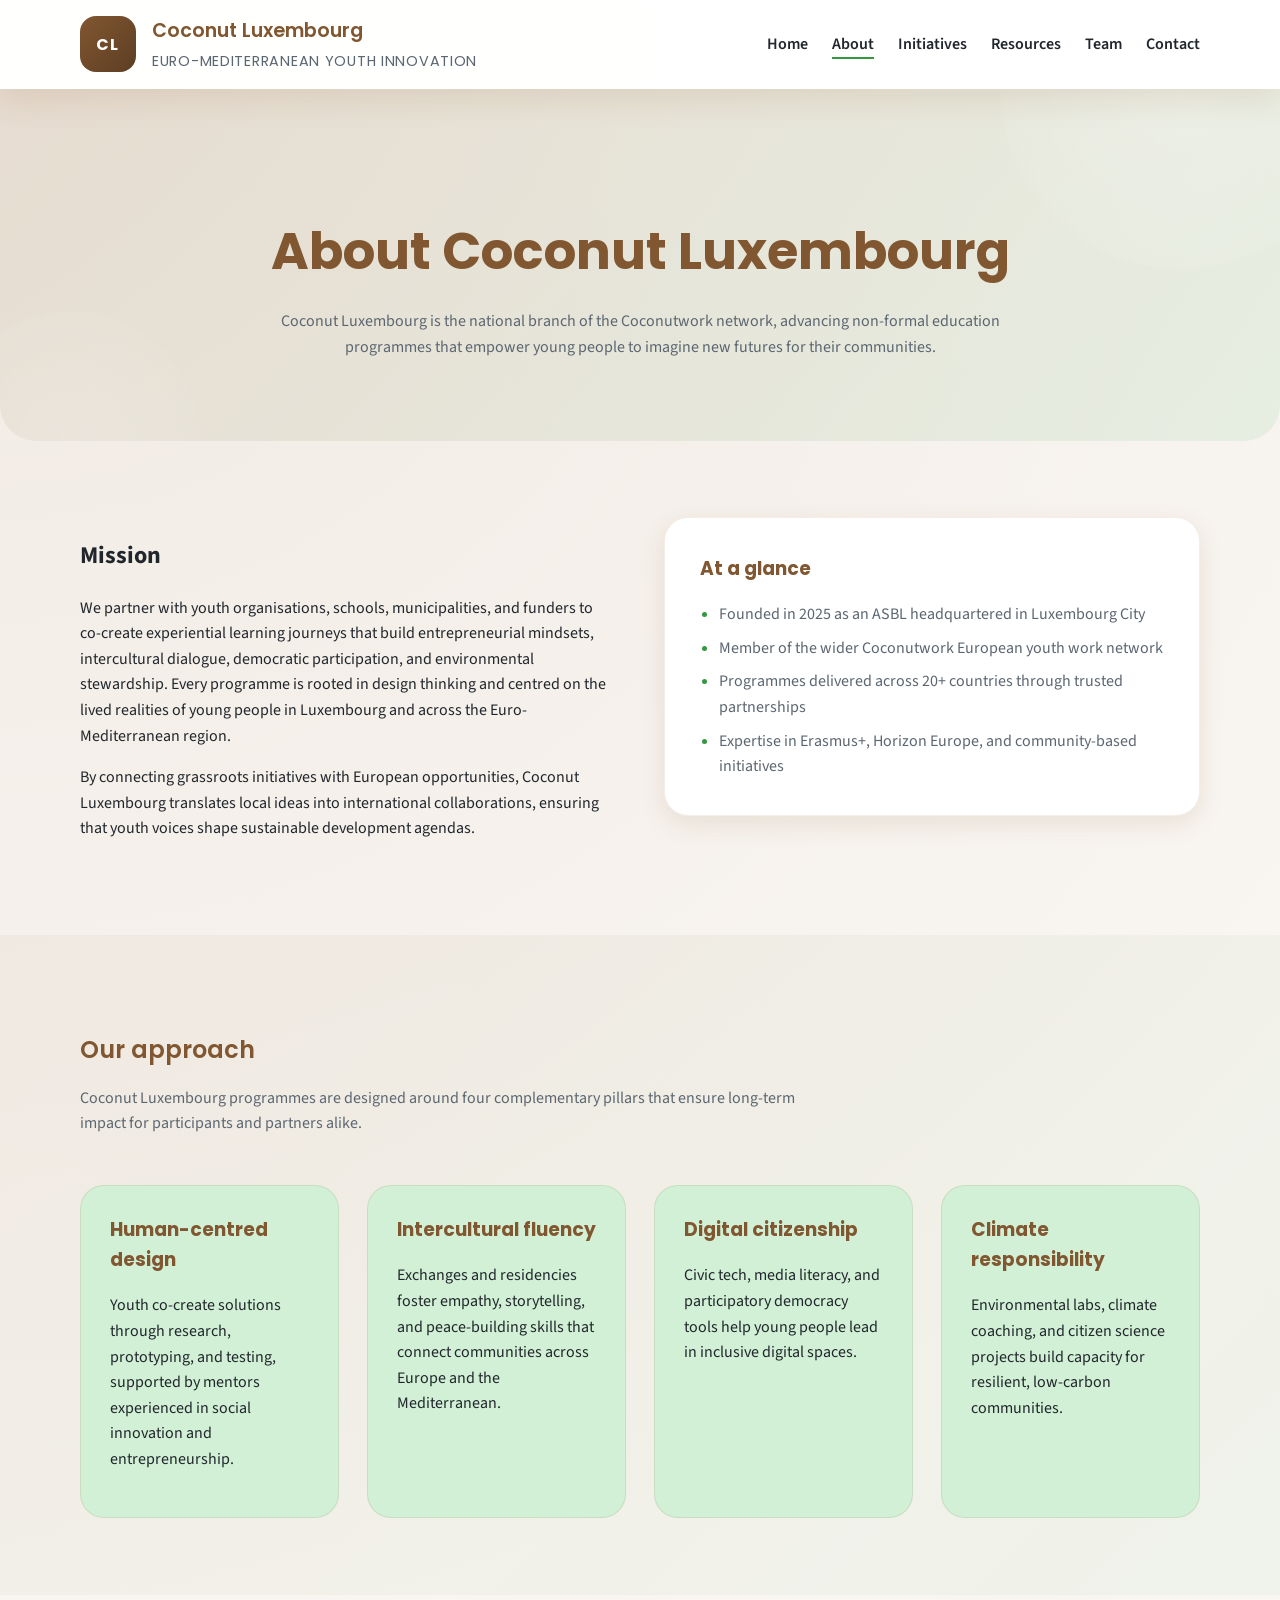
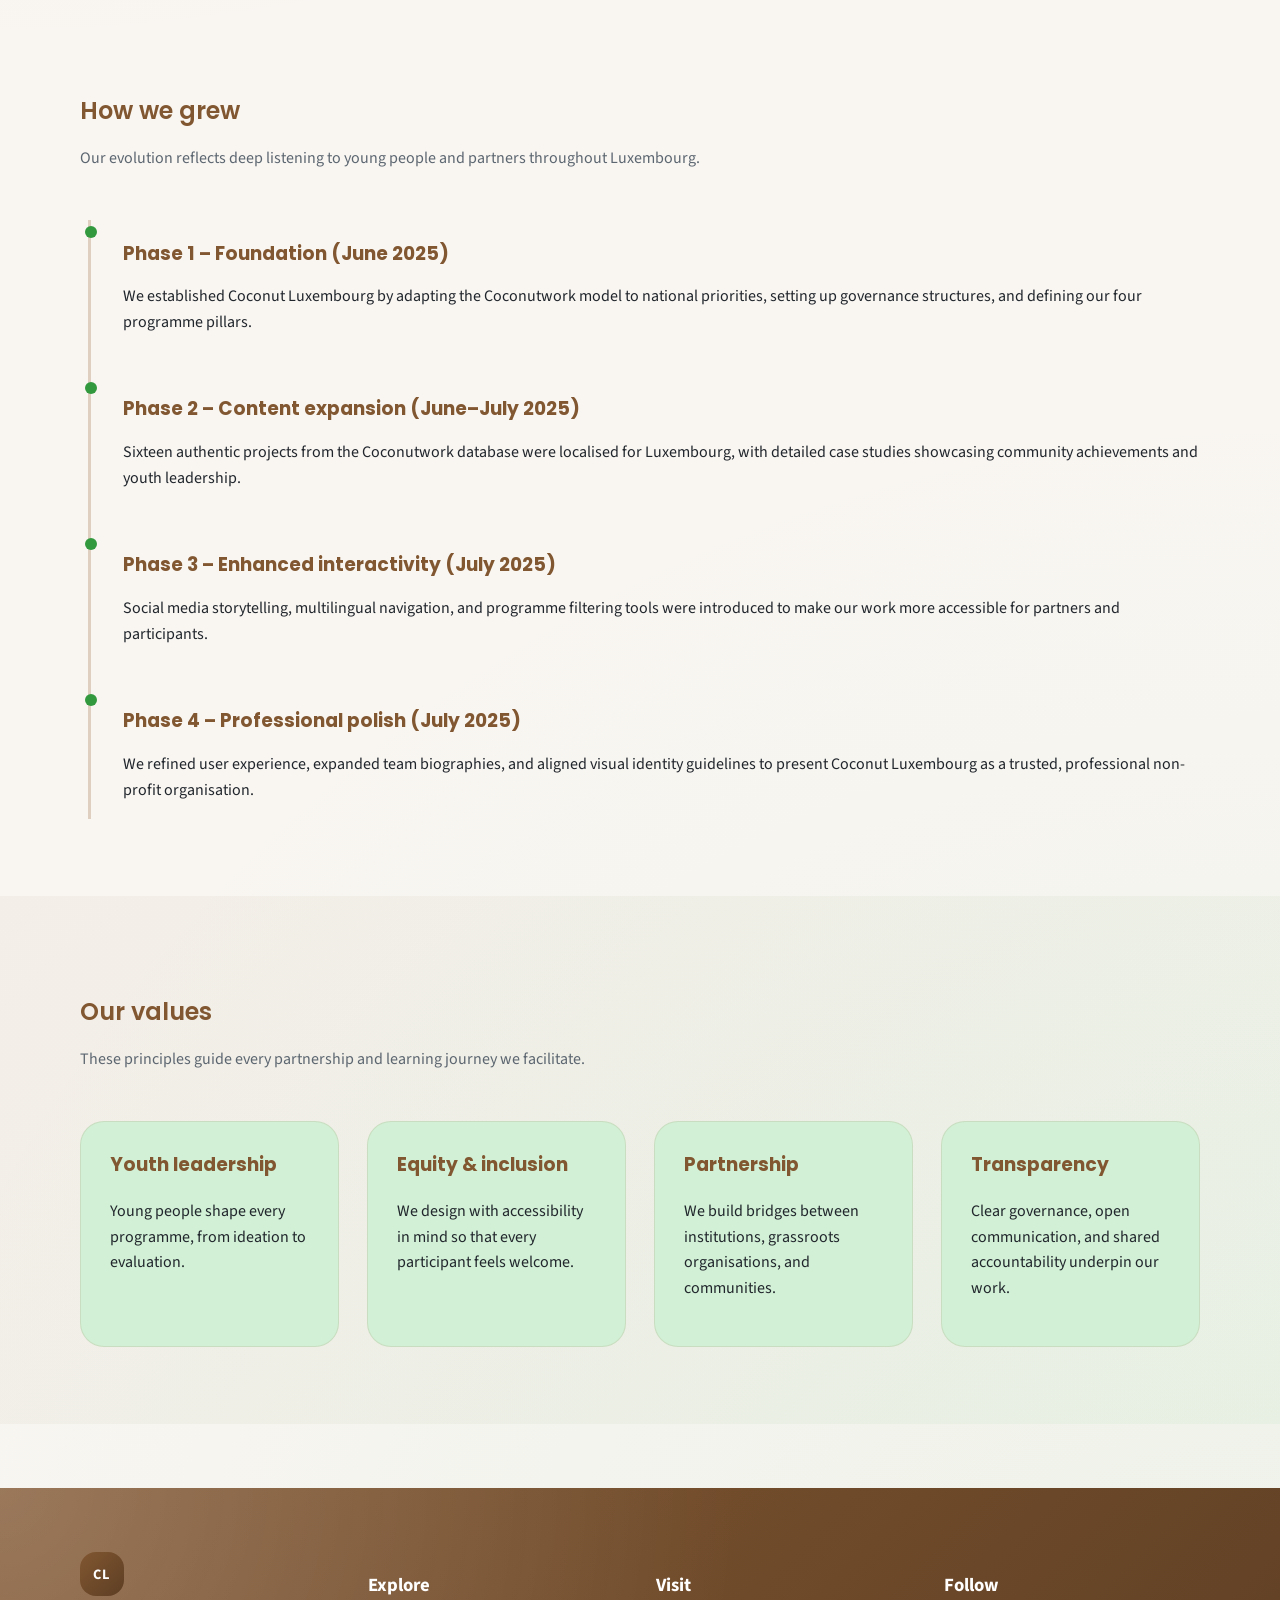
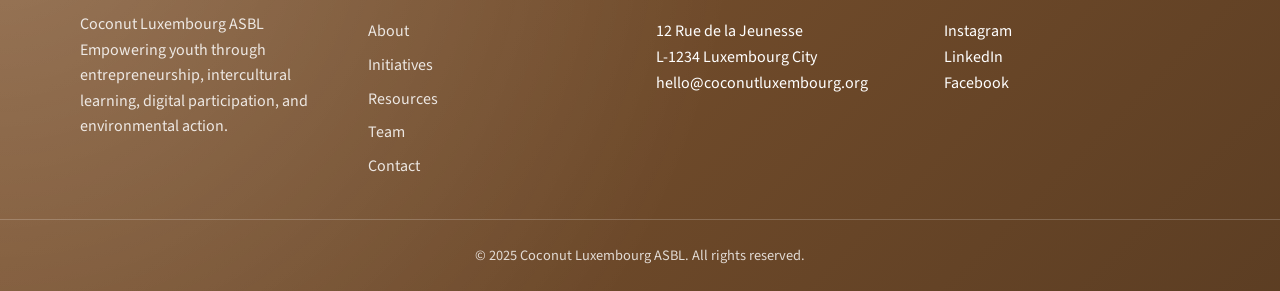
<file: about.html>
<!DOCTYPE html>
<html lang="en">
  <head>
    <meta charset="UTF-8" />
    <meta name="viewport" content="width=device-width, initial-scale=1.0" />
    <title>About | Coconut Luxembourg</title>
    <link rel="preconnect" href="https://fonts.googleapis.com" />
    <link rel="preconnect" href="https://fonts.gstatic.com" crossorigin />
    <link
      href="https://fonts.googleapis.com/css2?family=Poppins:wght@400;500;600;700&family=Source+Sans+3:wght@300;400;500;600&display=swap"
      rel="stylesheet"
    />
    <link rel="stylesheet" href="styles.css" />
  </head>
  <body>
    <header class="site-header">
      <div class="container header-bar">
        <a class="brand" href="index.html">
          <span class="brand-mark">CL</span>
          <span class="brand-text">
            <span class="brand-name">Coconut Luxembourg</span>
            <span class="brand-tagline">Euro-Mediterranean Youth Innovation</span>
          </span>
        </a>
        <nav class="site-nav" aria-label="Primary navigation">
          <button class="nav-toggle" type="button" aria-expanded="false" aria-controls="primary-nav">
            <span class="nav-toggle-line"></span>
            <span class="nav-toggle-line"></span>
            <span class="nav-toggle-line"></span>
            <span class="sr-only">Toggle menu</span>
          </button>
          <ul class="nav-links" id="primary-nav">
            <li><a href="index.html">Home</a></li>
            <li><a href="about.html" aria-current="page">About</a></li>
            <li><a href="initiatives.html">Initiatives</a></li>
            <li><a href="resources.html">Resources</a></li>
            <li><a href="team.html">Team</a></li>
            <li><a href="contact.html">Contact</a></li>
          </ul>
        </nav>
      </div>
    </header>

    <main>
      <section class="page-hero">
        <div class="container">
          <h1>About Coconut Luxembourg</h1>
          <p>
            Coconut Luxembourg is the national branch of the Coconutwork network, advancing non-formal education programmes that
            empower young people to imagine new futures for their communities.
          </p>
        </div>
      </section>

      <section class="page-section">
        <div class="container two-column">
          <div>
            <h2>Mission</h2>
            <p>
              We partner with youth organisations, schools, municipalities, and funders to co-create experiential learning
              journeys that build entrepreneurial mindsets, intercultural dialogue, democratic participation, and environmental
              stewardship. Every programme is rooted in design thinking and centred on the lived realities of young people in
              Luxembourg and across the Euro-Mediterranean region.
            </p>
            <p>
              By connecting grassroots initiatives with European opportunities, Coconut Luxembourg translates local ideas into
              international collaborations, ensuring that youth voices shape sustainable development agendas.
            </p>
          </div>
          <aside class="highlight-card">
            <h3>At a glance</h3>
            <ul>
              <li>Founded in 2025 as an ASBL headquartered in Luxembourg City</li>
              <li>Member of the wider Coconutwork European youth work network</li>
              <li>Programmes delivered across 20+ countries through trusted partnerships</li>
              <li>Expertise in Erasmus+, Horizon Europe, and community-based initiatives</li>
            </ul>
          </aside>
        </div>
      </section>

      <section class="page-section section-muted">
        <div class="container">
          <div class="section-header">
            <h2>Our approach</h2>
            <p>
              Coconut Luxembourg programmes are designed around four complementary pillars that ensure long-term impact for
              participants and partners alike.
            </p>
          </div>
          <div class="values-grid">
            <article class="value-card">
              <h3>Human-centred design</h3>
              <p>
                Youth co-create solutions through research, prototyping, and testing, supported by mentors experienced in social
                innovation and entrepreneurship.
              </p>
            </article>
            <article class="value-card">
              <h3>Intercultural fluency</h3>
              <p>
                Exchanges and residencies foster empathy, storytelling, and peace-building skills that connect communities across
                Europe and the Mediterranean.
              </p>
            </article>
            <article class="value-card">
              <h3>Digital citizenship</h3>
              <p>
                Civic tech, media literacy, and participatory democracy tools help young people lead in inclusive digital spaces.
              </p>
            </article>
            <article class="value-card">
              <h3>Climate responsibility</h3>
              <p>
                Environmental labs, climate coaching, and citizen science projects build capacity for resilient, low-carbon
                communities.
              </p>
            </article>
          </div>
        </div>
      </section>

      <section class="page-section">
        <div class="container">
          <div class="section-header">
            <h2>How we grew</h2>
            <p>Our evolution reflects deep listening to young people and partners throughout Luxembourg.</p>
          </div>
          <div class="timeline">
            <div class="timeline-item">
              <h3>Phase 1 – Foundation (June 2025)</h3>
              <p>
                We established Coconut Luxembourg by adapting the Coconutwork model to national priorities, setting up governance
                structures, and defining our four programme pillars.
              </p>
            </div>
            <div class="timeline-item">
              <h3>Phase 2 – Content expansion (June–July 2025)</h3>
              <p>
                Sixteen authentic projects from the Coconutwork database were localised for Luxembourg, with detailed case studies
                showcasing community achievements and youth leadership.
              </p>
            </div>
            <div class="timeline-item">
              <h3>Phase 3 – Enhanced interactivity (July 2025)</h3>
              <p>
                Social media storytelling, multilingual navigation, and programme filtering tools were introduced to make our work
                more accessible for partners and participants.
              </p>
            </div>
            <div class="timeline-item">
              <h3>Phase 4 – Professional polish (July 2025)</h3>
              <p>
                We refined user experience, expanded team biographies, and aligned visual identity guidelines to present Coconut
                Luxembourg as a trusted, professional non-profit organisation.
              </p>
            </div>
          </div>
        </div>
      </section>

      <section class="page-section section-muted">
        <div class="container">
          <div class="section-header">
            <h2>Our values</h2>
            <p>These principles guide every partnership and learning journey we facilitate.</p>
          </div>
          <div class="values-grid">
            <article class="value-card">
              <h3>Youth leadership</h3>
              <p>Young people shape every programme, from ideation to evaluation.</p>
            </article>
            <article class="value-card">
              <h3>Equity &amp; inclusion</h3>
              <p>We design with accessibility in mind so that every participant feels welcome.</p>
            </article>
            <article class="value-card">
              <h3>Partnership</h3>
              <p>We build bridges between institutions, grassroots organisations, and communities.</p>
            </article>
            <article class="value-card">
              <h3>Transparency</h3>
              <p>Clear governance, open communication, and shared accountability underpin our work.</p>
            </article>
          </div>
        </div>
      </section>
    </main>

    <footer class="site-footer">
      <div class="container footer-grid">
        <div>
          <span class="brand-mark brand-mark-sm">CL</span>
          <p class="footer-description">
            Coconut Luxembourg ASBL<br />
            Empowering youth through entrepreneurship, intercultural learning, digital participation, and environmental action.
          </p>
        </div>
        <div>
          <h3>Explore</h3>
          <ul class="footer-links">
            <li><a href="about.html" aria-current="page">About</a></li>
            <li><a href="initiatives.html">Initiatives</a></li>
            <li><a href="resources.html">Resources</a></li>
            <li><a href="team.html">Team</a></li>
            <li><a href="contact.html">Contact</a></li>
          </ul>
        </div>
        <div>
          <h3>Visit</h3>
          <p>
            12 Rue de la Jeunesse<br />
            L-1234 Luxembourg City<br />
            hello@coconutluxembourg.org
          </p>
        </div>
        <div>
          <h3>Follow</h3>
          <p>
            <a href="#">Instagram</a><br />
            <a href="#">LinkedIn</a><br />
            <a href="#">Facebook</a>
          </p>
        </div>
      </div>
      <div class="footer-note">© 2025 Coconut Luxembourg ASBL. All rights reserved.</div>
    </footer>

    <script>
      const navToggle = document.querySelector('.nav-toggle');
      const navLinks = document.getElementById('primary-nav');
      navToggle.addEventListener('click', () => {
        const expanded = navToggle.getAttribute('aria-expanded') === 'true';
        navToggle.setAttribute('aria-expanded', String(!expanded));
        navLinks.classList.toggle('nav-open');
      });
    </script>
  </body>
</html>
</file>
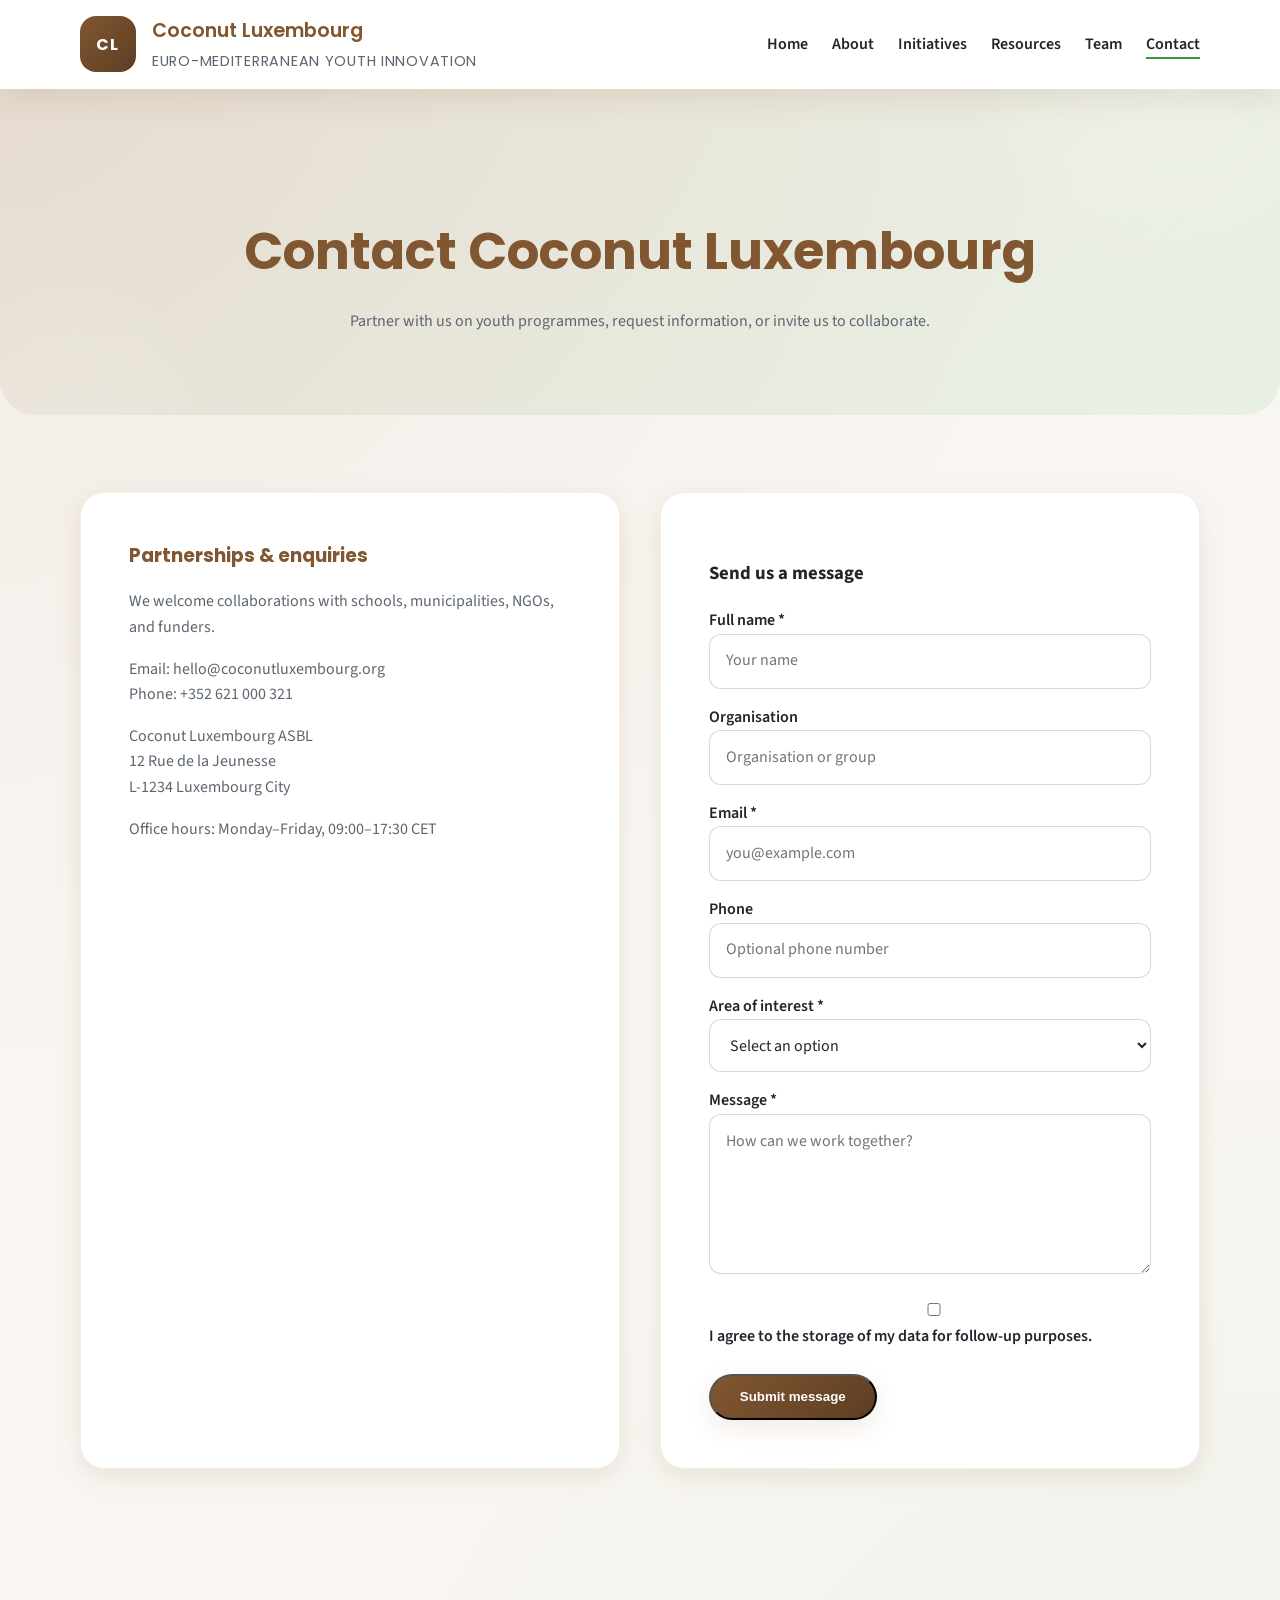
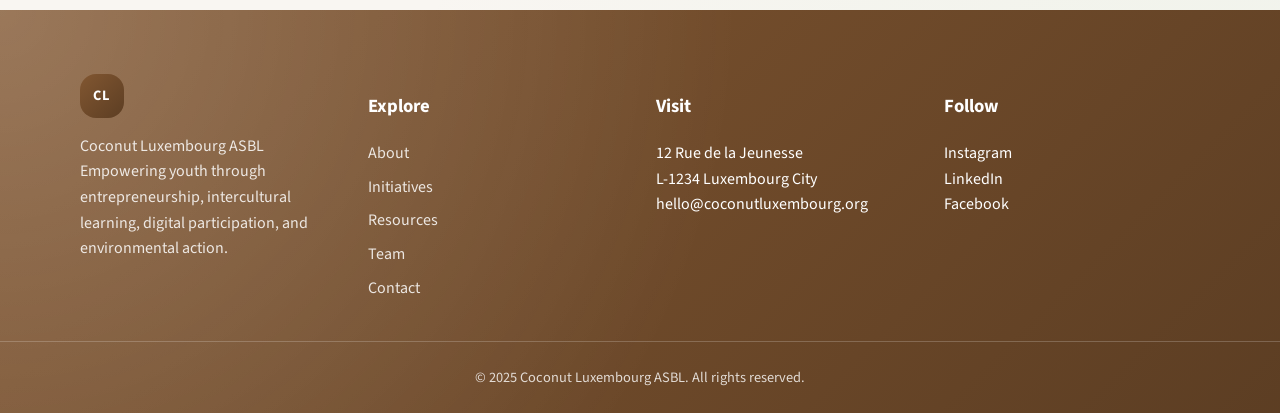
<file: contact.html>
<!DOCTYPE html>
<html lang="en">
  <head>
    <meta charset="UTF-8" />
    <meta name="viewport" content="width=device-width, initial-scale=1.0" />
    <title>Contact | Coconut Luxembourg</title>
    <link rel="preconnect" href="https://fonts.googleapis.com" />
    <link rel="preconnect" href="https://fonts.gstatic.com" crossorigin />
    <link
      href="https://fonts.googleapis.com/css2?family=Poppins:wght@400;500;600;700&family=Source+Sans+3:wght@300;400;500;600&display=swap"
      rel="stylesheet"
    />
    <link rel="stylesheet" href="styles.css" />
  </head>
  <body>
    <header class="site-header">
      <div class="container header-bar">
        <a class="brand" href="index.html">
          <span class="brand-mark">CL</span>
          <span class="brand-text">
            <span class="brand-name">Coconut Luxembourg</span>
            <span class="brand-tagline">Euro-Mediterranean Youth Innovation</span>
          </span>
        </a>
        <nav class="site-nav" aria-label="Primary navigation">
          <button class="nav-toggle" type="button" aria-expanded="false" aria-controls="primary-nav">
            <span class="nav-toggle-line"></span>
            <span class="nav-toggle-line"></span>
            <span class="nav-toggle-line"></span>
            <span class="sr-only">Toggle menu</span>
          </button>
          <ul class="nav-links" id="primary-nav">
            <li><a href="index.html">Home</a></li>
            <li><a href="about.html">About</a></li>
            <li><a href="initiatives.html">Initiatives</a></li>
            <li><a href="resources.html">Resources</a></li>
            <li><a href="team.html">Team</a></li>
            <li><a href="contact.html" aria-current="page">Contact</a></li>
          </ul>
        </nav>
      </div>
    </header>

    <main>
      <section class="page-hero">
        <div class="container">
          <h1>Contact Coconut Luxembourg</h1>
          <p>Partner with us on youth programmes, request information, or invite us to collaborate.</p>
        </div>
      </section>

      <section class="page-section">
        <div class="container contact-wrapper">
          <div class="contact-card contact-details">
            <h3>Partnerships &amp; enquiries</h3>
            <p>We welcome collaborations with schools, municipalities, NGOs, and funders.</p>
            <p>
              Email: <a href="mailto:hello@coconutluxembourg.org">hello@coconutluxembourg.org</a><br />
              Phone: +352 621 000 321
            </p>
            <p>
              Coconut Luxembourg ASBL<br />
              12 Rue de la Jeunesse<br />
              L-1234 Luxembourg City
            </p>
            <p>Office hours: Monday–Friday, 09:00–17:30 CET</p>
          </div>
          <div class="contact-card">
            <h3>Send us a message</h3>
            <form class="contact-form" id="contactForm" novalidate>
              <div>
                <label for="fullName">Full name *</label>
                <input id="fullName" name="fullName" type="text" required placeholder="Your name" />
              </div>
              <div>
                <label for="organisation">Organisation</label>
                <input id="organisation" name="organisation" type="text" placeholder="Organisation or group" />
              </div>
              <div>
                <label for="email">Email *</label>
                <input id="email" name="email" type="email" required placeholder="you@example.com" />
              </div>
              <div>
                <label for="phone">Phone</label>
                <input id="phone" name="phone" type="tel" placeholder="Optional phone number" />
              </div>
              <div>
                <label for="interest">Area of interest *</label>
                <select id="interest" name="interest" required>
                  <option value="" disabled selected>Select an option</option>
                  <option value="entrepreneurship">Design Thinking &amp; Entrepreneurship</option>
                  <option value="intercultural">Intercultural Dialogue &amp; Peace-building</option>
                  <option value="digital">Digital Participation</option>
                  <option value="environmental">Environmental Sustainability</option>
                  <option value="other">General enquiry</option>
                </select>
              </div>
              <div>
                <label for="message">Message *</label>
                <textarea id="message" name="message" required placeholder="How can we work together?"></textarea>
              </div>
              <div>
                <label>
                  <input type="checkbox" id="consent" required /> I agree to the storage of my data for follow-up purposes.
                </label>
              </div>
              <div class="form-actions">
                <button class="btn btn-primary" type="submit">Submit message</button>
              </div>
              <div class="alert alert-success" id="successMessage" hidden>
                Thank you! Our team will respond within two working days.
              </div>
              <div class="alert alert-error" id="errorMessage" hidden>
                Please complete all required fields marked with an asterisk.
              </div>
            </form>
          </div>
        </div>
      </section>
    </main>

    <footer class="site-footer">
      <div class="container footer-grid">
        <div>
          <span class="brand-mark brand-mark-sm">CL</span>
          <p class="footer-description">
            Coconut Luxembourg ASBL<br />
            Empowering youth through entrepreneurship, intercultural learning, digital participation, and environmental action.
          </p>
        </div>
        <div>
          <h3>Explore</h3>
          <ul class="footer-links">
            <li><a href="about.html">About</a></li>
            <li><a href="initiatives.html">Initiatives</a></li>
            <li><a href="resources.html">Resources</a></li>
            <li><a href="team.html">Team</a></li>
            <li><a href="contact.html" aria-current="page">Contact</a></li>
          </ul>
        </div>
        <div>
          <h3>Visit</h3>
          <p>
            12 Rue de la Jeunesse<br />
            L-1234 Luxembourg City<br />
            hello@coconutluxembourg.org
          </p>
        </div>
        <div>
          <h3>Follow</h3>
          <p>
            <a href="#">Instagram</a><br />
            <a href="#">LinkedIn</a><br />
            <a href="#">Facebook</a>
          </p>
        </div>
      </div>
      <div class="footer-note">© 2025 Coconut Luxembourg ASBL. All rights reserved.</div>
    </footer>

    <script>
      const navToggle = document.querySelector('.nav-toggle');
      const navLinks = document.getElementById('primary-nav');
      navToggle.addEventListener('click', () => {
        const expanded = navToggle.getAttribute('aria-expanded') === 'true';
        navToggle.setAttribute('aria-expanded', String(!expanded));
        navLinks.classList.toggle('nav-open');
      });

      const contactForm = document.getElementById('contactForm');
      const successMessage = document.getElementById('successMessage');
      const errorMessage = document.getElementById('errorMessage');

      contactForm.addEventListener('submit', (event) => {
        event.preventDefault();
        successMessage.hidden = true;
        errorMessage.hidden = true;

        if (!contactForm.checkValidity()) {
          errorMessage.hidden = false;
          contactForm.reportValidity();
          return;
        }

        contactForm.reset();
        successMessage.hidden = false;
      });
    </script>
  </body>
</html>
</file>
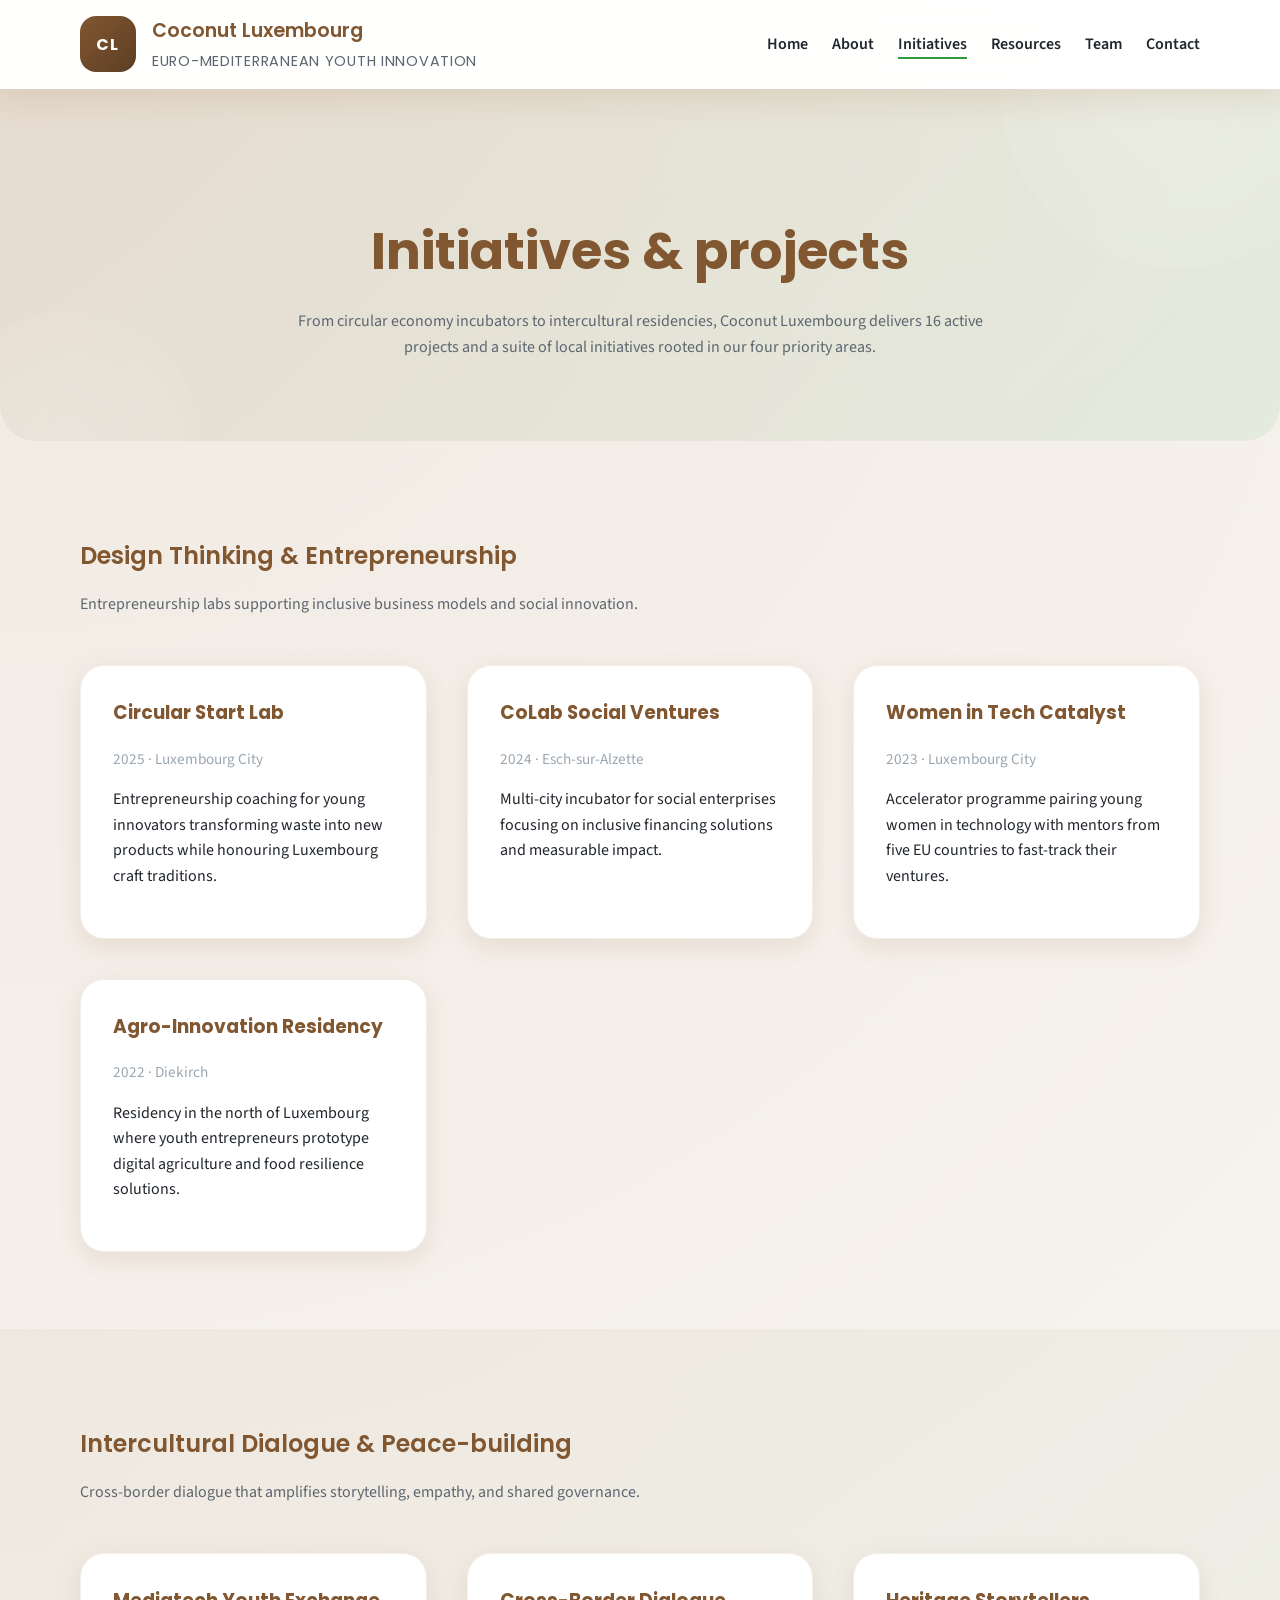
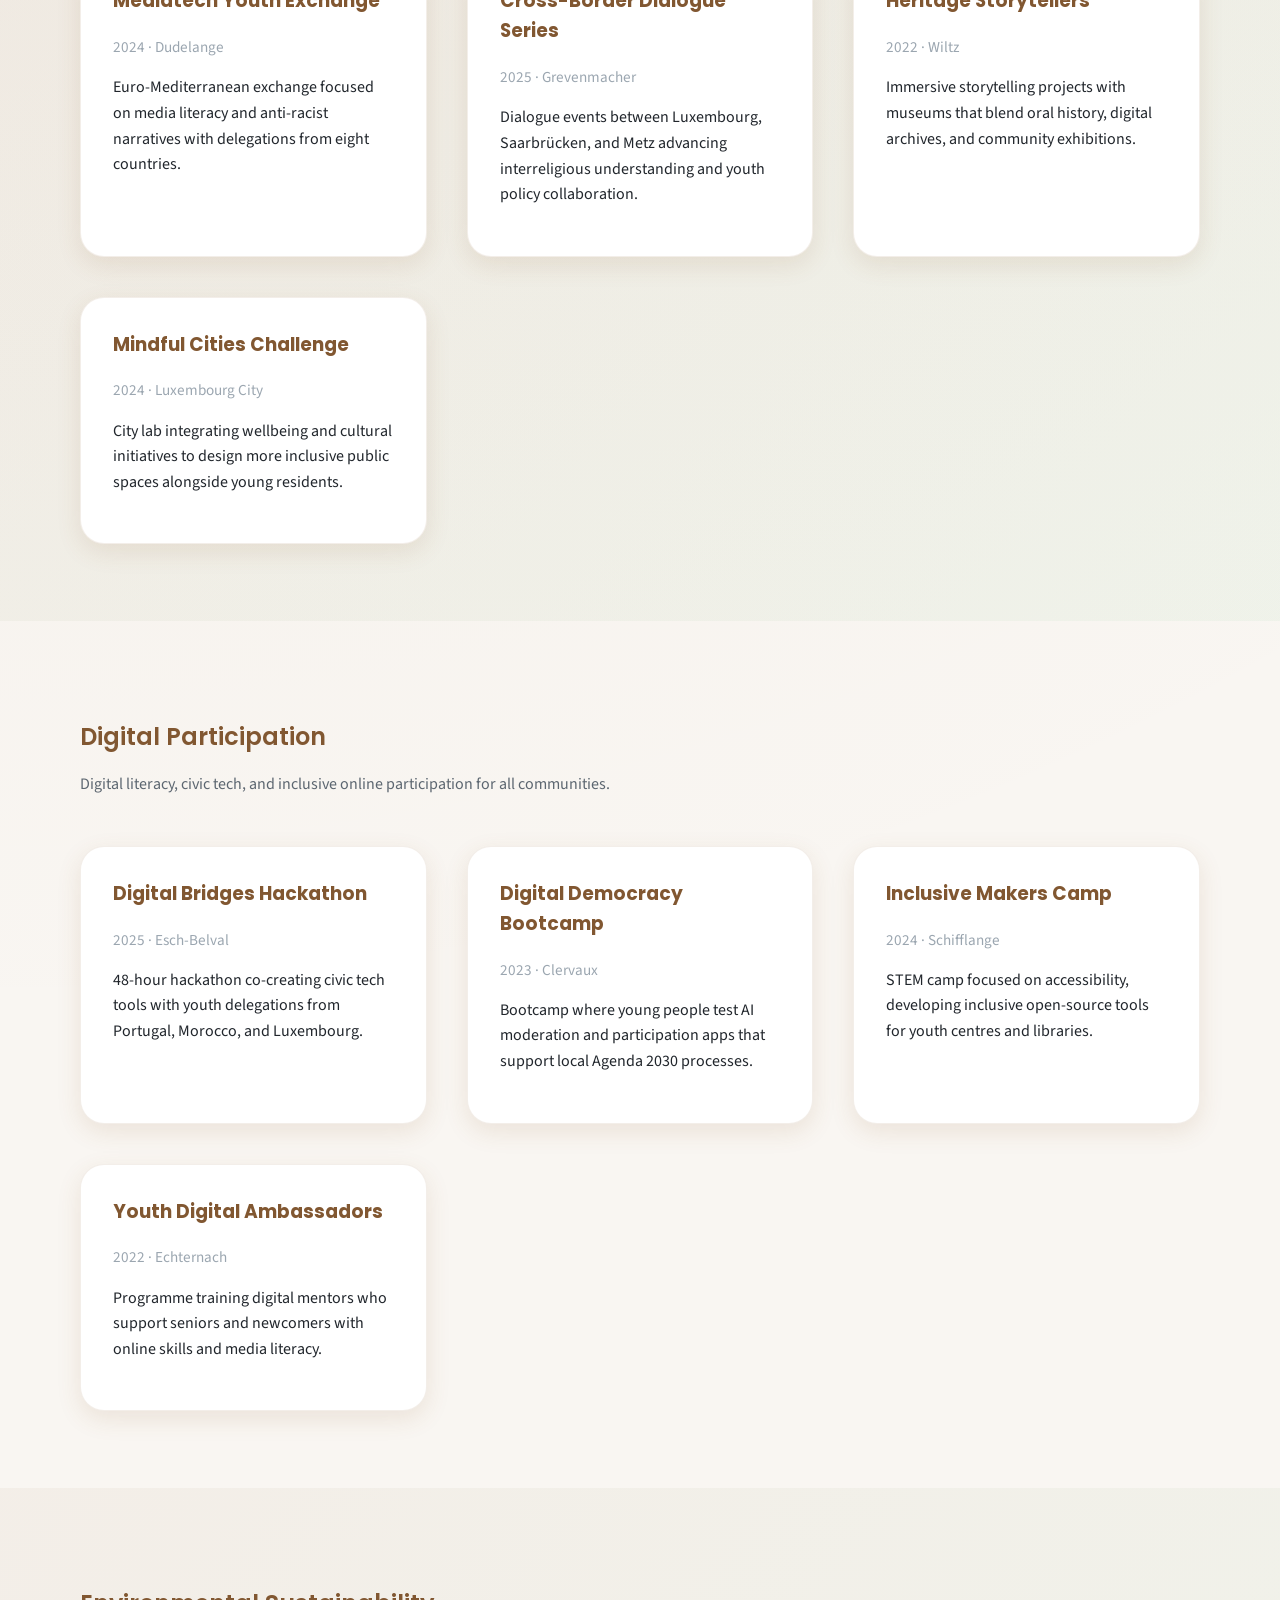
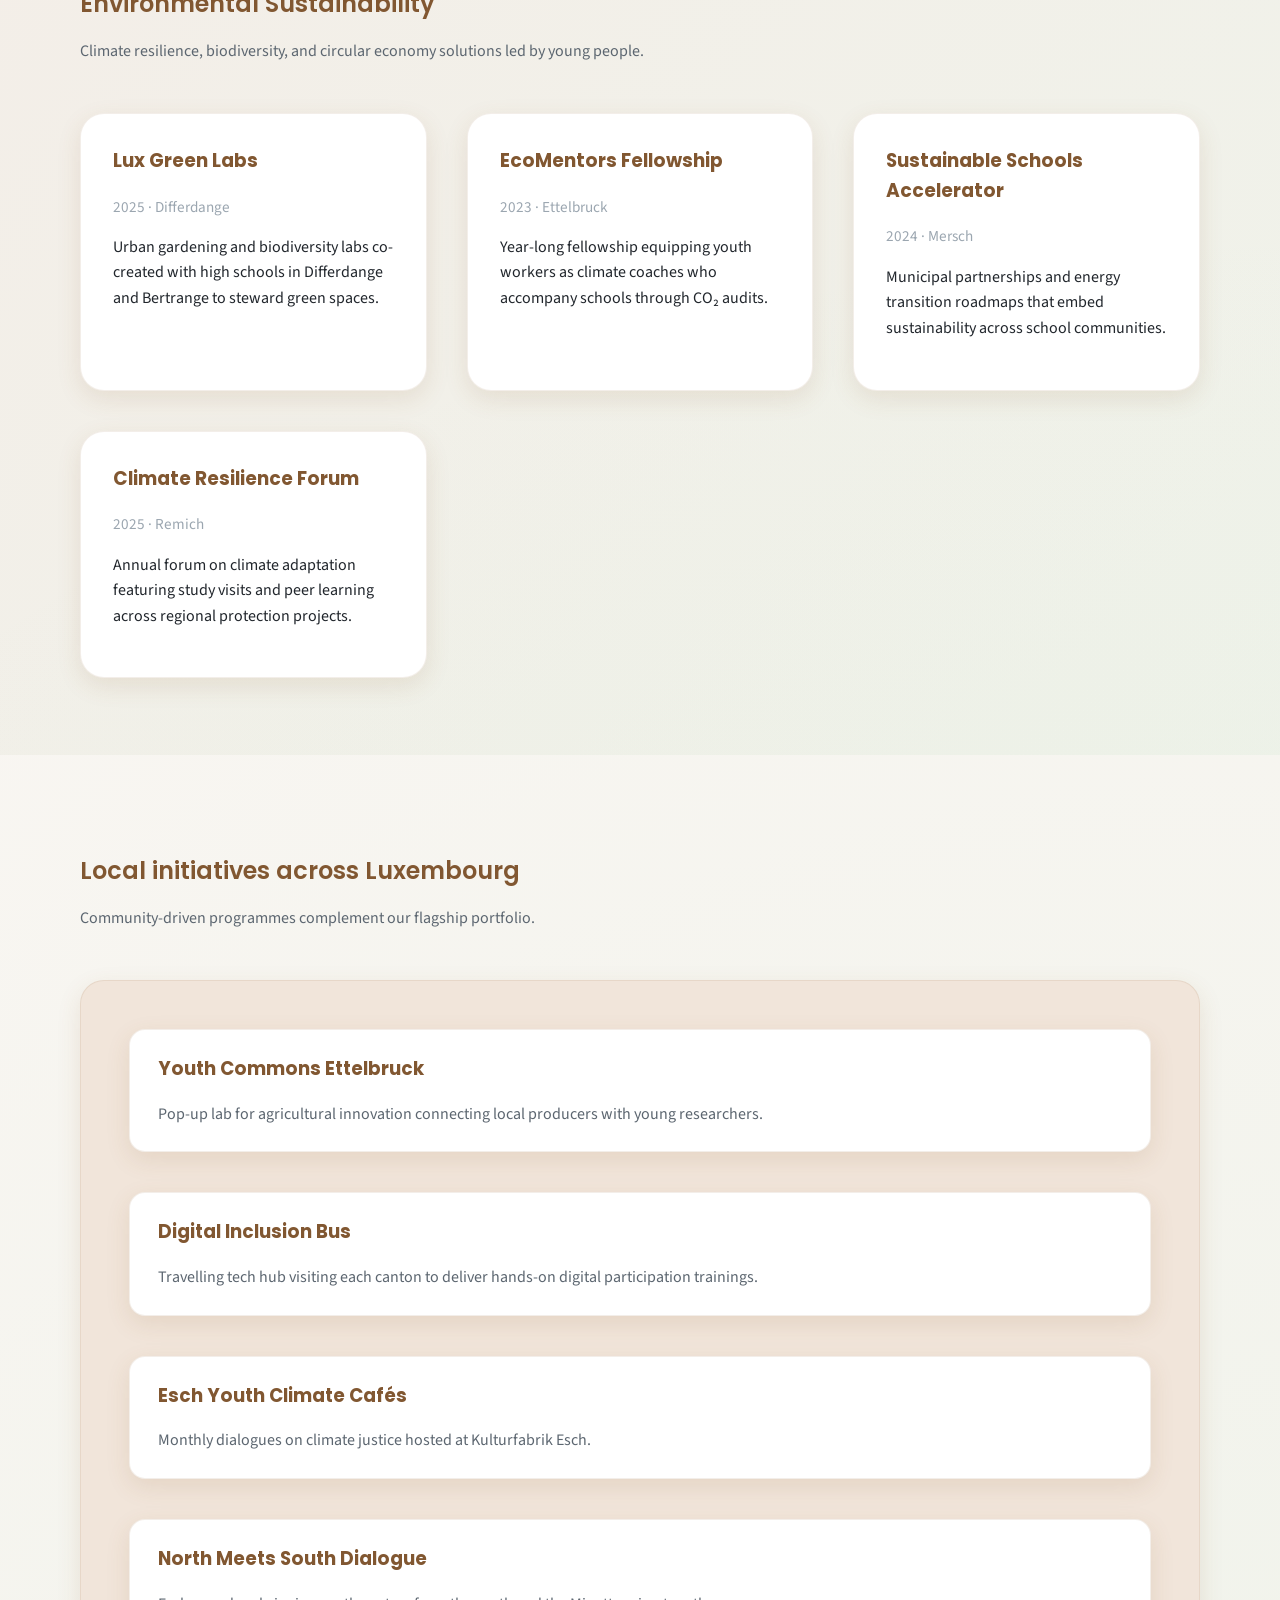
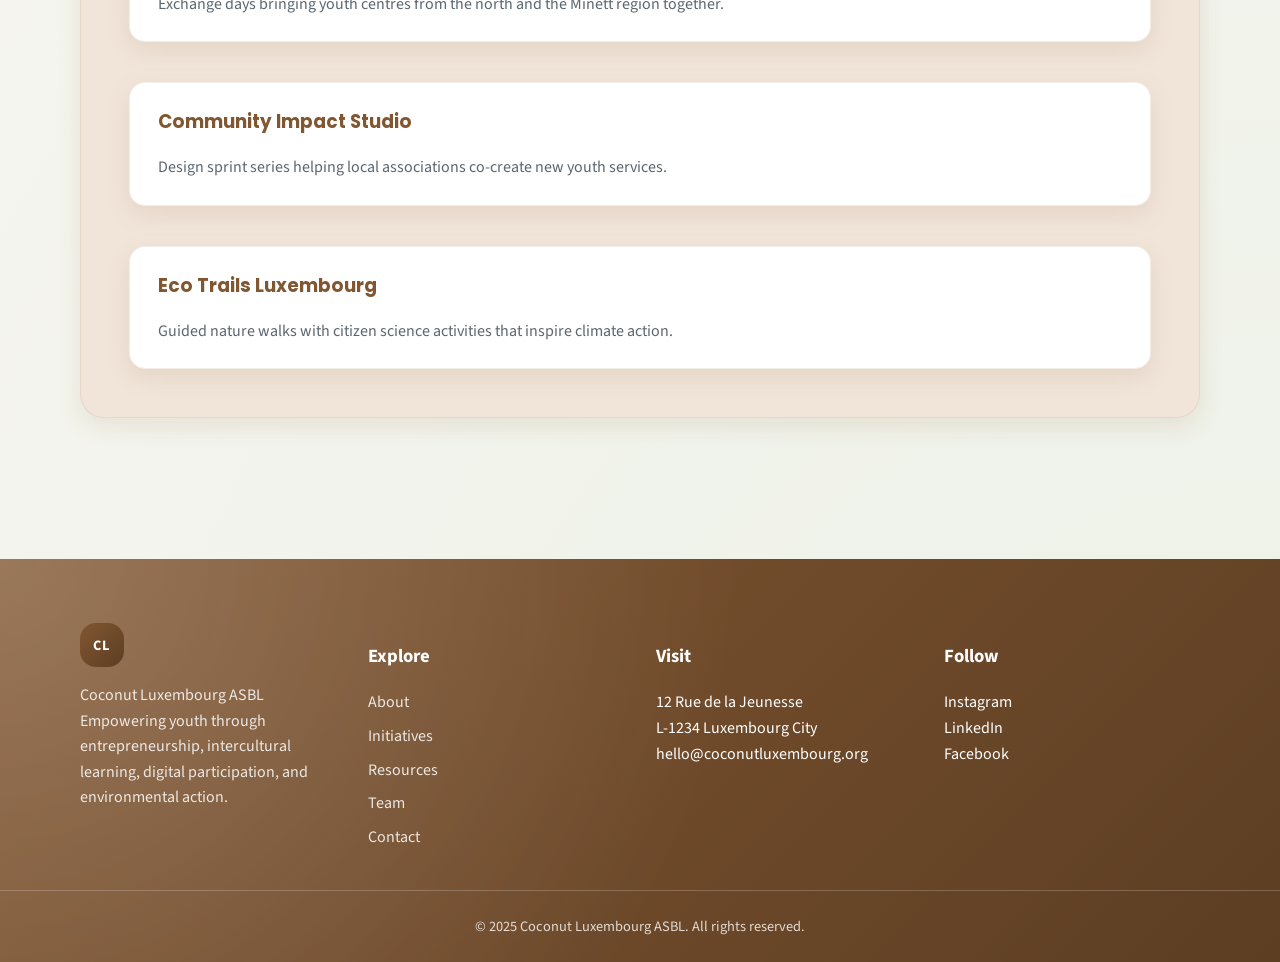
<file: initiatives.html>
<!DOCTYPE html>
<html lang="en">
  <head>
    <meta charset="UTF-8" />
    <meta name="viewport" content="width=device-width, initial-scale=1.0" />
    <title>Initiatives | Coconut Luxembourg</title>
    <link rel="preconnect" href="https://fonts.googleapis.com" />
    <link rel="preconnect" href="https://fonts.gstatic.com" crossorigin />
    <link
      href="https://fonts.googleapis.com/css2?family=Poppins:wght@400;500;600;700&family=Source+Sans+3:wght@300;400;500;600&display=swap"
      rel="stylesheet"
    />
    <link rel="stylesheet" href="styles.css" />
  </head>
  <body>
    <header class="site-header">
      <div class="container header-bar">
        <a class="brand" href="index.html">
          <span class="brand-mark">CL</span>
          <span class="brand-text">
            <span class="brand-name">Coconut Luxembourg</span>
            <span class="brand-tagline">Euro-Mediterranean Youth Innovation</span>
          </span>
        </a>
        <nav class="site-nav" aria-label="Primary navigation">
          <button class="nav-toggle" type="button" aria-expanded="false" aria-controls="primary-nav">
            <span class="nav-toggle-line"></span>
            <span class="nav-toggle-line"></span>
            <span class="nav-toggle-line"></span>
            <span class="sr-only">Toggle menu</span>
          </button>
          <ul class="nav-links" id="primary-nav">
            <li><a href="index.html">Home</a></li>
            <li><a href="about.html">About</a></li>
            <li><a href="initiatives.html" aria-current="page">Initiatives</a></li>
            <li><a href="resources.html">Resources</a></li>
            <li><a href="team.html">Team</a></li>
            <li><a href="contact.html">Contact</a></li>
          </ul>
        </nav>
      </div>
    </header>

    <main>
      <section class="page-hero">
        <div class="container">
          <h1>Initiatives &amp; projects</h1>
          <p>
            From circular economy incubators to intercultural residencies, Coconut Luxembourg delivers 16 active projects and a
            suite of local initiatives rooted in our four priority areas.
          </p>
        </div>
      </section>

      <section class="page-section">
        <div class="container">
          <div class="section-header">
            <h2>Design Thinking &amp; Entrepreneurship</h2>
            <p>Entrepreneurship labs supporting inclusive business models and social innovation.</p>
          </div>
          <div class="projects-grid">
            <article class="project-card">
              <h3>Circular Start Lab</h3>
              <p class="project-meta">2025 · Luxembourg City</p>
              <p>
                Entrepreneurship coaching for young innovators transforming waste into new products while honouring Luxembourg
                craft traditions.
              </p>
            </article>
            <article class="project-card">
              <h3>CoLab Social Ventures</h3>
              <p class="project-meta">2024 · Esch-sur-Alzette</p>
              <p>
                Multi-city incubator for social enterprises focusing on inclusive financing solutions and measurable impact.
              </p>
            </article>
            <article class="project-card">
              <h3>Women in Tech Catalyst</h3>
              <p class="project-meta">2023 · Luxembourg City</p>
              <p>
                Accelerator programme pairing young women in technology with mentors from five EU countries to fast-track their
                ventures.
              </p>
            </article>
            <article class="project-card">
              <h3>Agro-Innovation Residency</h3>
              <p class="project-meta">2022 · Diekirch</p>
              <p>
                Residency in the north of Luxembourg where youth entrepreneurs prototype digital agriculture and food resilience
                solutions.
              </p>
            </article>
          </div>
        </div>
      </section>

      <section class="page-section section-muted">
        <div class="container">
          <div class="section-header">
            <h2>Intercultural Dialogue &amp; Peace-building</h2>
            <p>Cross-border dialogue that amplifies storytelling, empathy, and shared governance.</p>
          </div>
          <div class="projects-grid">
            <article class="project-card">
              <h3>Mediatech Youth Exchange</h3>
              <p class="project-meta">2024 · Dudelange</p>
              <p>
                Euro-Mediterranean exchange focused on media literacy and anti-racist narratives with delegations from eight
                countries.
              </p>
            </article>
            <article class="project-card">
              <h3>Cross-Border Dialogue Series</h3>
              <p class="project-meta">2025 · Grevenmacher</p>
              <p>
                Dialogue events between Luxembourg, Saarbrücken, and Metz advancing interreligious understanding and youth policy
                collaboration.
              </p>
            </article>
            <article class="project-card">
              <h3>Heritage Storytellers</h3>
              <p class="project-meta">2022 · Wiltz</p>
              <p>
                Immersive storytelling projects with museums that blend oral history, digital archives, and community exhibitions.
              </p>
            </article>
            <article class="project-card">
              <h3>Mindful Cities Challenge</h3>
              <p class="project-meta">2024 · Luxembourg City</p>
              <p>
                City lab integrating wellbeing and cultural initiatives to design more inclusive public spaces alongside young
                residents.
              </p>
            </article>
          </div>
        </div>
      </section>

      <section class="page-section">
        <div class="container">
          <div class="section-header">
            <h2>Digital Participation</h2>
            <p>Digital literacy, civic tech, and inclusive online participation for all communities.</p>
          </div>
          <div class="projects-grid">
            <article class="project-card">
              <h3>Digital Bridges Hackathon</h3>
              <p class="project-meta">2025 · Esch-Belval</p>
              <p>
                48-hour hackathon co-creating civic tech tools with youth delegations from Portugal, Morocco, and Luxembourg.
              </p>
            </article>
            <article class="project-card">
              <h3>Digital Democracy Bootcamp</h3>
              <p class="project-meta">2023 · Clervaux</p>
              <p>
                Bootcamp where young people test AI moderation and participation apps that support local Agenda 2030 processes.
              </p>
            </article>
            <article class="project-card">
              <h3>Inclusive Makers Camp</h3>
              <p class="project-meta">2024 · Schifflange</p>
              <p>
                STEM camp focused on accessibility, developing inclusive open-source tools for youth centres and libraries.
              </p>
            </article>
            <article class="project-card">
              <h3>Youth Digital Ambassadors</h3>
              <p class="project-meta">2022 · Echternach</p>
              <p>
                Programme training digital mentors who support seniors and newcomers with online skills and media literacy.
              </p>
            </article>
          </div>
        </div>
      </section>

      <section class="page-section section-muted">
        <div class="container">
          <div class="section-header">
            <h2>Environmental Sustainability</h2>
            <p>Climate resilience, biodiversity, and circular economy solutions led by young people.</p>
          </div>
          <div class="projects-grid">
            <article class="project-card">
              <h3>Lux Green Labs</h3>
              <p class="project-meta">2025 · Differdange</p>
              <p>
                Urban gardening and biodiversity labs co-created with high schools in Differdange and Bertrange to steward green
                spaces.
              </p>
            </article>
            <article class="project-card">
              <h3>EcoMentors Fellowship</h3>
              <p class="project-meta">2023 · Ettelbruck</p>
              <p>
                Year-long fellowship equipping youth workers as climate coaches who accompany schools through CO₂ audits.
              </p>
            </article>
            <article class="project-card">
              <h3>Sustainable Schools Accelerator</h3>
              <p class="project-meta">2024 · Mersch</p>
              <p>
                Municipal partnerships and energy transition roadmaps that embed sustainability across school communities.
              </p>
            </article>
            <article class="project-card">
              <h3>Climate Resilience Forum</h3>
              <p class="project-meta">2025 · Remich</p>
              <p>
                Annual forum on climate adaptation featuring study visits and peer learning across regional protection projects.
              </p>
            </article>
          </div>
        </div>
      </section>

      <section class="page-section">
        <div class="container">
          <div class="section-header">
            <h2>Local initiatives across Luxembourg</h2>
            <p>Community-driven programmes complement our flagship portfolio.</p>
          </div>
          <div class="local-initiatives">
            <div class="grid">
              <article>
                <h3>Youth Commons Ettelbruck</h3>
                <p>Pop-up lab for agricultural innovation connecting local producers with young researchers.</p>
              </article>
              <article>
                <h3>Digital Inclusion Bus</h3>
                <p>Travelling tech hub visiting each canton to deliver hands-on digital participation trainings.</p>
              </article>
              <article>
                <h3>Esch Youth Climate Cafés</h3>
                <p>Monthly dialogues on climate justice hosted at Kulturfabrik Esch.</p>
              </article>
              <article>
                <h3>North Meets South Dialogue</h3>
                <p>Exchange days bringing youth centres from the north and the Minett region together.</p>
              </article>
              <article>
                <h3>Community Impact Studio</h3>
                <p>Design sprint series helping local associations co-create new youth services.</p>
              </article>
              <article>
                <h3>Eco Trails Luxembourg</h3>
                <p>Guided nature walks with citizen science activities that inspire climate action.</p>
              </article>
            </div>
          </div>
        </div>
      </section>
    </main>

    <footer class="site-footer">
      <div class="container footer-grid">
        <div>
          <span class="brand-mark brand-mark-sm">CL</span>
          <p class="footer-description">
            Coconut Luxembourg ASBL<br />
            Empowering youth through entrepreneurship, intercultural learning, digital participation, and environmental action.
          </p>
        </div>
        <div>
          <h3>Explore</h3>
          <ul class="footer-links">
            <li><a href="about.html">About</a></li>
            <li><a href="initiatives.html" aria-current="page">Initiatives</a></li>
            <li><a href="resources.html">Resources</a></li>
            <li><a href="team.html">Team</a></li>
            <li><a href="contact.html">Contact</a></li>
          </ul>
        </div>
        <div>
          <h3>Visit</h3>
          <p>
            12 Rue de la Jeunesse<br />
            L-1234 Luxembourg City<br />
            hello@coconutluxembourg.org
          </p>
        </div>
        <div>
          <h3>Follow</h3>
          <p>
            <a href="#">Instagram</a><br />
            <a href="#">LinkedIn</a><br />
            <a href="#">Facebook</a>
          </p>
        </div>
      </div>
      <div class="footer-note">© 2025 Coconut Luxembourg ASBL. All rights reserved.</div>
    </footer>

    <script>
      const navToggle = document.querySelector('.nav-toggle');
      const navLinks = document.getElementById('primary-nav');
      navToggle.addEventListener('click', () => {
        const expanded = navToggle.getAttribute('aria-expanded') === 'true';
        navToggle.setAttribute('aria-expanded', String(!expanded));
        navLinks.classList.toggle('nav-open');
      });
    </script>
  </body>
</html>
</file>
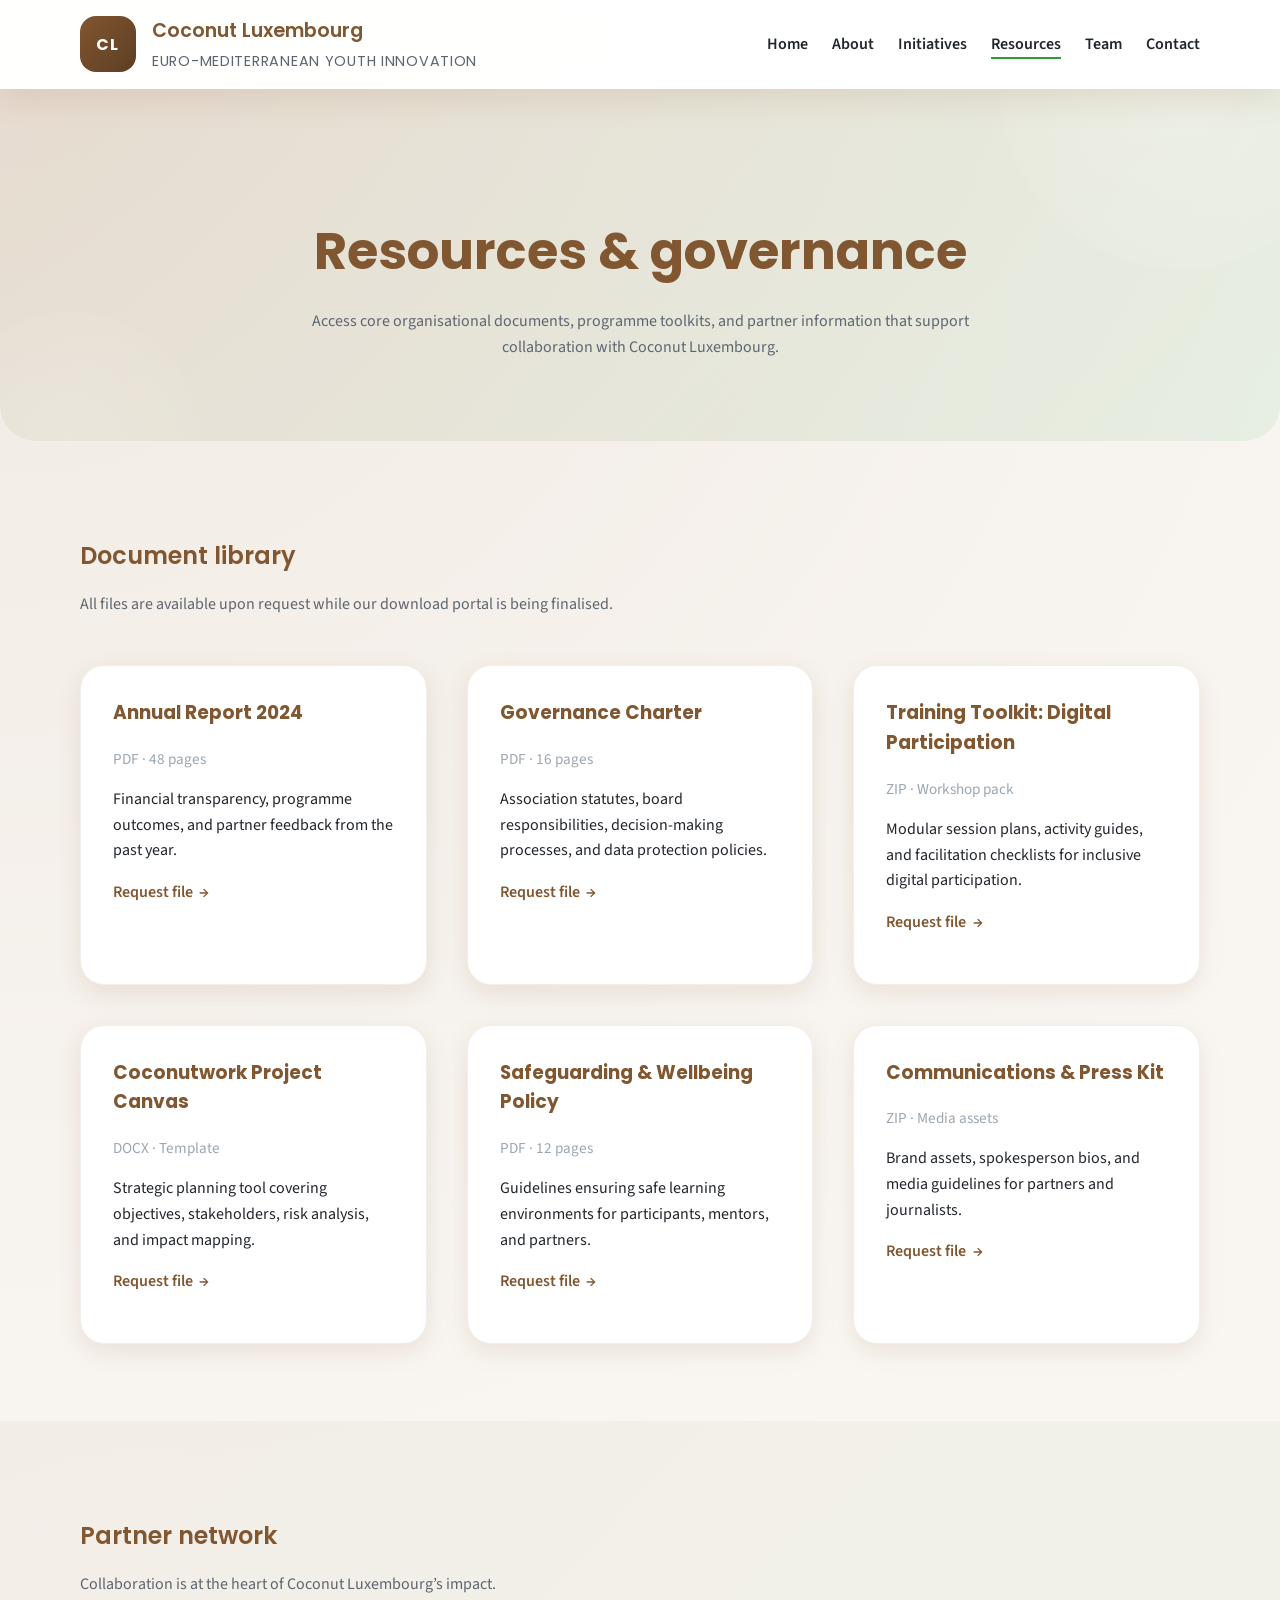
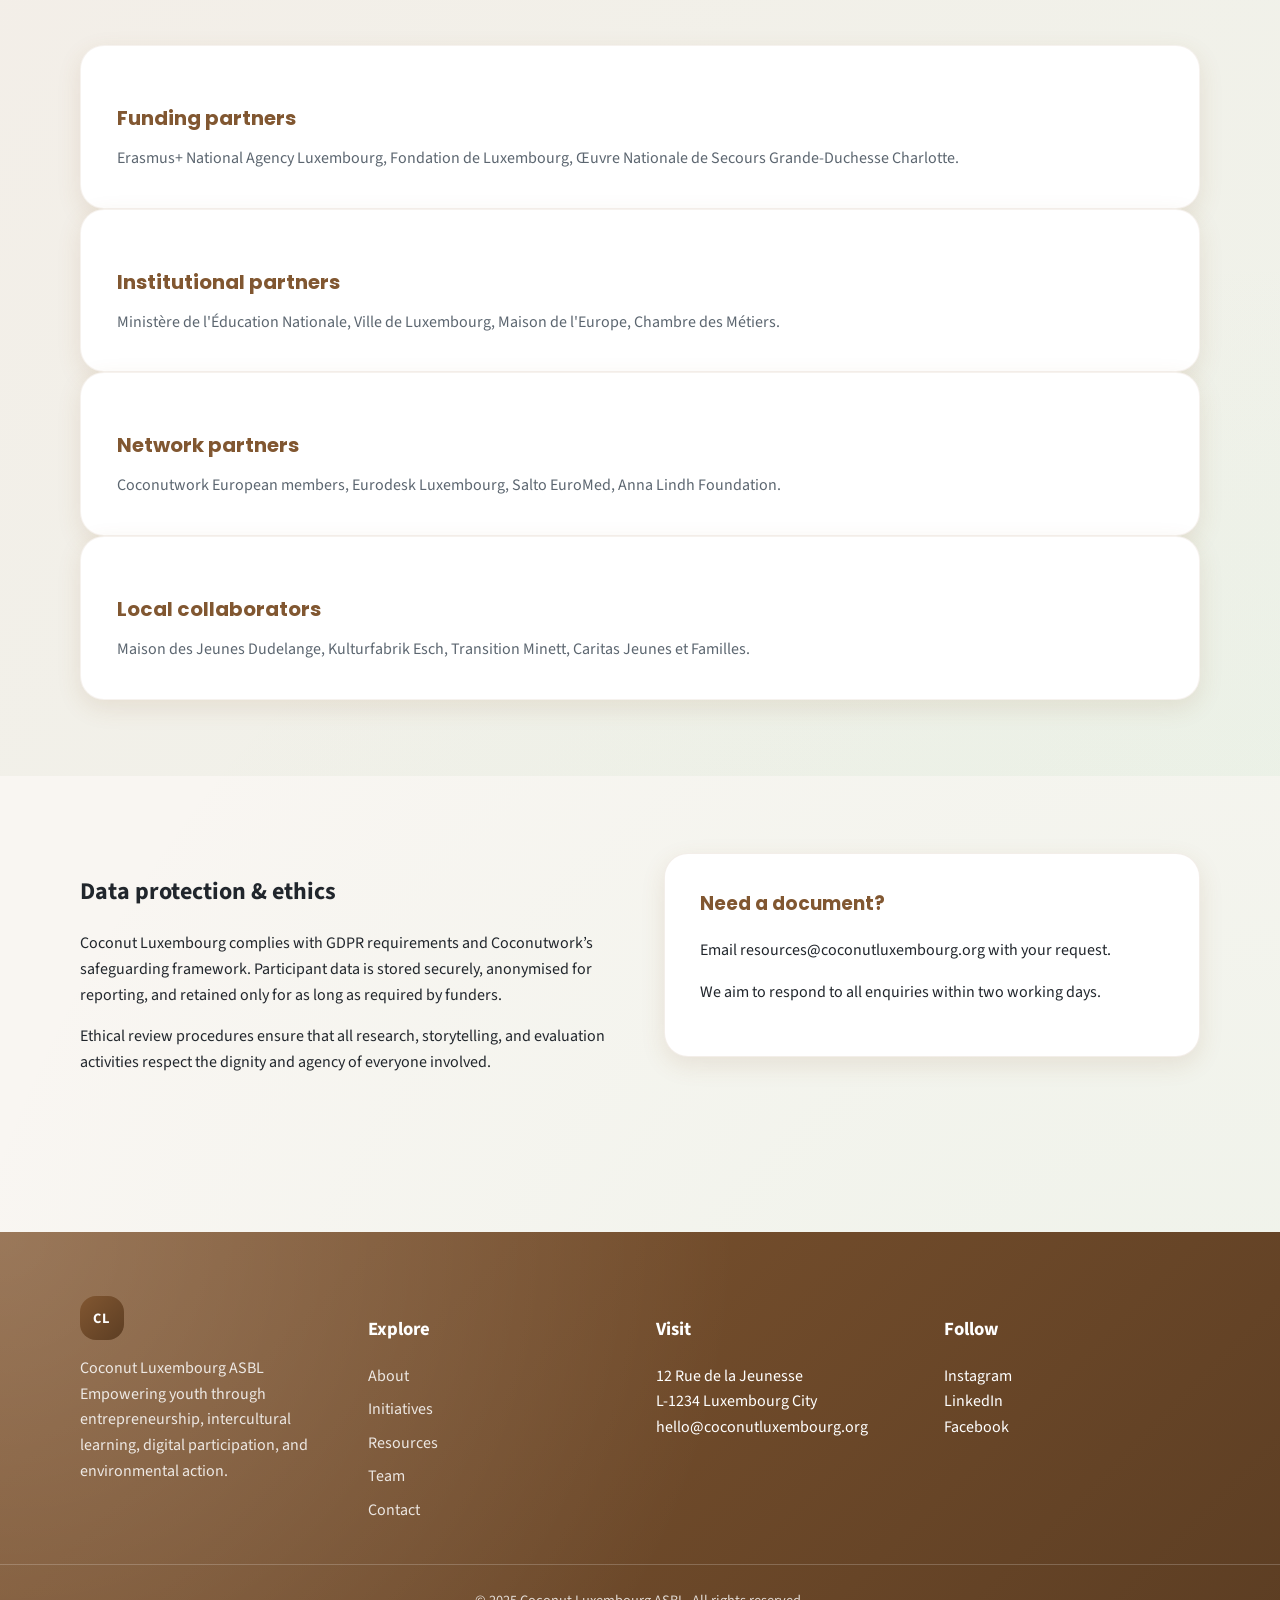
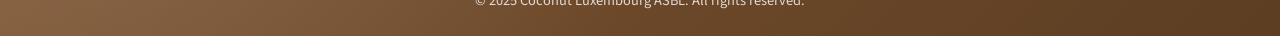
<file: resources.html>
<!DOCTYPE html>
<html lang="en">
  <head>
    <meta charset="UTF-8" />
    <meta name="viewport" content="width=device-width, initial-scale=1.0" />
    <title>Resources | Coconut Luxembourg</title>
    <link rel="preconnect" href="https://fonts.googleapis.com" />
    <link rel="preconnect" href="https://fonts.gstatic.com" crossorigin />
    <link
      href="https://fonts.googleapis.com/css2?family=Poppins:wght@400;500;600;700&family=Source+Sans+3:wght@300;400;500;600&display=swap"
      rel="stylesheet"
    />
    <link rel="stylesheet" href="styles.css" />
  </head>
  <body>
    <header class="site-header">
      <div class="container header-bar">
        <a class="brand" href="index.html">
          <span class="brand-mark">CL</span>
          <span class="brand-text">
            <span class="brand-name">Coconut Luxembourg</span>
            <span class="brand-tagline">Euro-Mediterranean Youth Innovation</span>
          </span>
        </a>
        <nav class="site-nav" aria-label="Primary navigation">
          <button class="nav-toggle" type="button" aria-expanded="false" aria-controls="primary-nav">
            <span class="nav-toggle-line"></span>
            <span class="nav-toggle-line"></span>
            <span class="nav-toggle-line"></span>
            <span class="sr-only">Toggle menu</span>
          </button>
          <ul class="nav-links" id="primary-nav">
            <li><a href="index.html">Home</a></li>
            <li><a href="about.html">About</a></li>
            <li><a href="initiatives.html">Initiatives</a></li>
            <li><a href="resources.html" aria-current="page">Resources</a></li>
            <li><a href="team.html">Team</a></li>
            <li><a href="contact.html">Contact</a></li>
          </ul>
        </nav>
      </div>
    </header>

    <main>
      <section class="page-hero">
        <div class="container">
          <h1>Resources &amp; governance</h1>
          <p>
            Access core organisational documents, programme toolkits, and partner information that support collaboration with
            Coconut Luxembourg.
          </p>
        </div>
      </section>

      <section class="page-section">
        <div class="container">
          <div class="section-header">
            <h2>Document library</h2>
            <p>All files are available upon request while our download portal is being finalised.</p>
          </div>
          <div class="projects-grid">
            <article class="project-card">
              <h3>Annual Report 2024</h3>
              <p class="project-meta">PDF · 48 pages</p>
              <p>Financial transparency, programme outcomes, and partner feedback from the past year.</p>
              <p><a class="link-arrow" href="#">Request file</a></p>
            </article>
            <article class="project-card">
              <h3>Governance Charter</h3>
              <p class="project-meta">PDF · 16 pages</p>
              <p>Association statutes, board responsibilities, decision-making processes, and data protection policies.</p>
              <p><a class="link-arrow" href="#">Request file</a></p>
            </article>
            <article class="project-card">
              <h3>Training Toolkit: Digital Participation</h3>
              <p class="project-meta">ZIP · Workshop pack</p>
              <p>Modular session plans, activity guides, and facilitation checklists for inclusive digital participation.</p>
              <p><a class="link-arrow" href="#">Request file</a></p>
            </article>
            <article class="project-card">
              <h3>Coconutwork Project Canvas</h3>
              <p class="project-meta">DOCX · Template</p>
              <p>Strategic planning tool covering objectives, stakeholders, risk analysis, and impact mapping.</p>
              <p><a class="link-arrow" href="#">Request file</a></p>
            </article>
            <article class="project-card">
              <h3>Safeguarding &amp; Wellbeing Policy</h3>
              <p class="project-meta">PDF · 12 pages</p>
              <p>Guidelines ensuring safe learning environments for participants, mentors, and partners.</p>
              <p><a class="link-arrow" href="#">Request file</a></p>
            </article>
            <article class="project-card">
              <h3>Communications &amp; Press Kit</h3>
              <p class="project-meta">ZIP · Media assets</p>
              <p>Brand assets, spokesperson bios, and media guidelines for partners and journalists.</p>
              <p><a class="link-arrow" href="#">Request file</a></p>
            </article>
          </div>
        </div>
      </section>

      <section class="page-section section-muted">
        <div class="container">
          <div class="section-header">
            <h2>Partner network</h2>
            <p>Collaboration is at the heart of Coconut Luxembourg’s impact.</p>
          </div>
          <div class="cards-grid">
            <article class="card">
              <h3>Funding partners</h3>
              <p>Erasmus+ National Agency Luxembourg, Fondation de Luxembourg, Œuvre Nationale de Secours Grande-Duchesse Charlotte.</p>
            </article>
            <article class="card">
              <h3>Institutional partners</h3>
              <p>Ministère de l'Éducation Nationale, Ville de Luxembourg, Maison de l'Europe, Chambre des Métiers.</p>
            </article>
            <article class="card">
              <h3>Network partners</h3>
              <p>Coconutwork European members, Eurodesk Luxembourg, Salto EuroMed, Anna Lindh Foundation.</p>
            </article>
            <article class="card">
              <h3>Local collaborators</h3>
              <p>Maison des Jeunes Dudelange, Kulturfabrik Esch, Transition Minett, Caritas Jeunes et Familles.</p>
            </article>
          </div>
        </div>
      </section>

      <section class="page-section">
        <div class="container two-column">
          <div>
            <h2>Data protection &amp; ethics</h2>
            <p>
              Coconut Luxembourg complies with GDPR requirements and Coconutwork’s safeguarding framework. Participant data is
              stored securely, anonymised for reporting, and retained only for as long as required by funders.
            </p>
            <p>
              Ethical review procedures ensure that all research, storytelling, and evaluation activities respect the dignity and
              agency of everyone involved.
            </p>
          </div>
          <aside class="highlight-card">
            <h3>Need a document?</h3>
            <p>Email <a href="mailto:resources@coconutluxembourg.org">resources@coconutluxembourg.org</a> with your request.</p>
            <p>We aim to respond to all enquiries within two working days.</p>
          </aside>
        </div>
      </section>
    </main>

    <footer class="site-footer">
      <div class="container footer-grid">
        <div>
          <span class="brand-mark brand-mark-sm">CL</span>
          <p class="footer-description">
            Coconut Luxembourg ASBL<br />
            Empowering youth through entrepreneurship, intercultural learning, digital participation, and environmental action.
          </p>
        </div>
        <div>
          <h3>Explore</h3>
          <ul class="footer-links">
            <li><a href="about.html">About</a></li>
            <li><a href="initiatives.html">Initiatives</a></li>
            <li><a href="resources.html" aria-current="page">Resources</a></li>
            <li><a href="team.html">Team</a></li>
            <li><a href="contact.html">Contact</a></li>
          </ul>
        </div>
        <div>
          <h3>Visit</h3>
          <p>
            12 Rue de la Jeunesse<br />
            L-1234 Luxembourg City<br />
            hello@coconutluxembourg.org
          </p>
        </div>
        <div>
          <h3>Follow</h3>
          <p>
            <a href="#">Instagram</a><br />
            <a href="#">LinkedIn</a><br />
            <a href="#">Facebook</a>
          </p>
        </div>
      </div>
      <div class="footer-note">© 2025 Coconut Luxembourg ASBL. All rights reserved.</div>
    </footer>

    <script>
      const navToggle = document.querySelector('.nav-toggle');
      const navLinks = document.getElementById('primary-nav');
      navToggle.addEventListener('click', () => {
        const expanded = navToggle.getAttribute('aria-expanded') === 'true';
        navToggle.setAttribute('aria-expanded', String(!expanded));
        navLinks.classList.toggle('nav-open');
      });
    </script>
  </body>
</html>
</file>
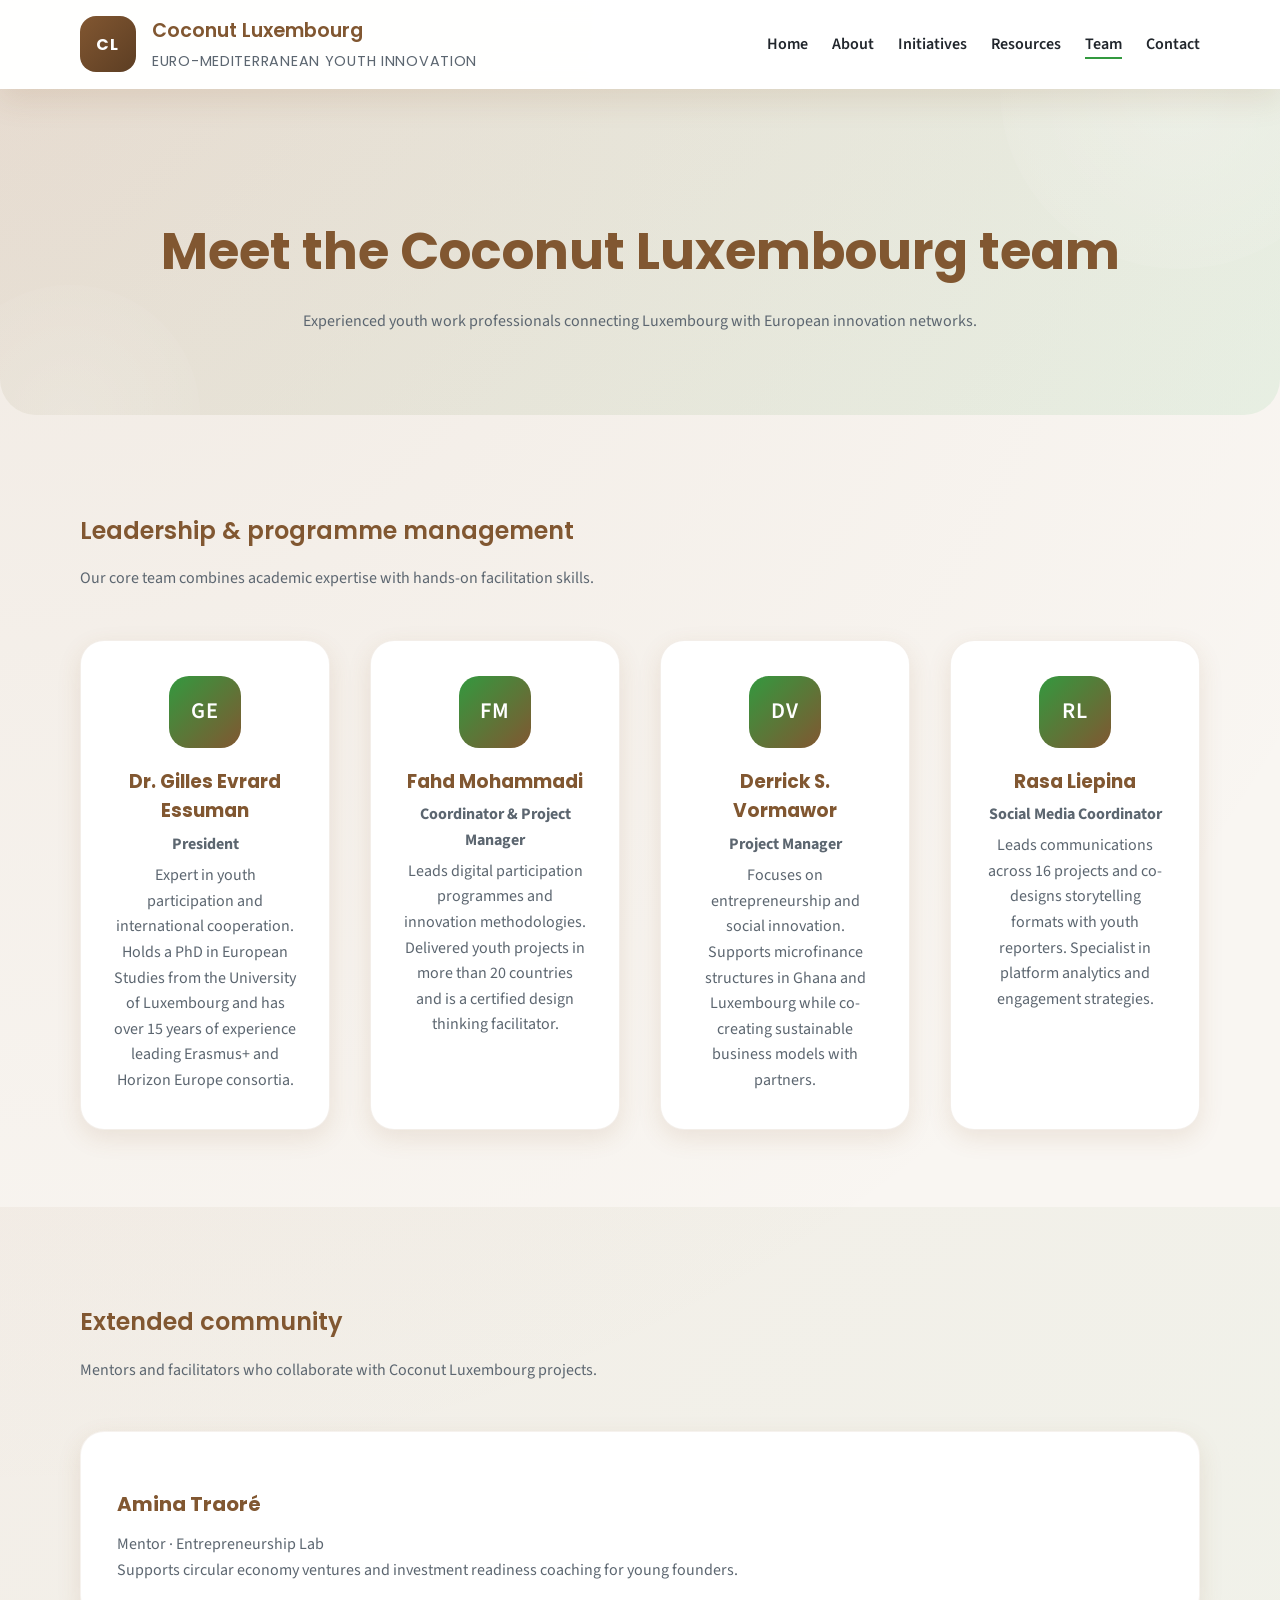
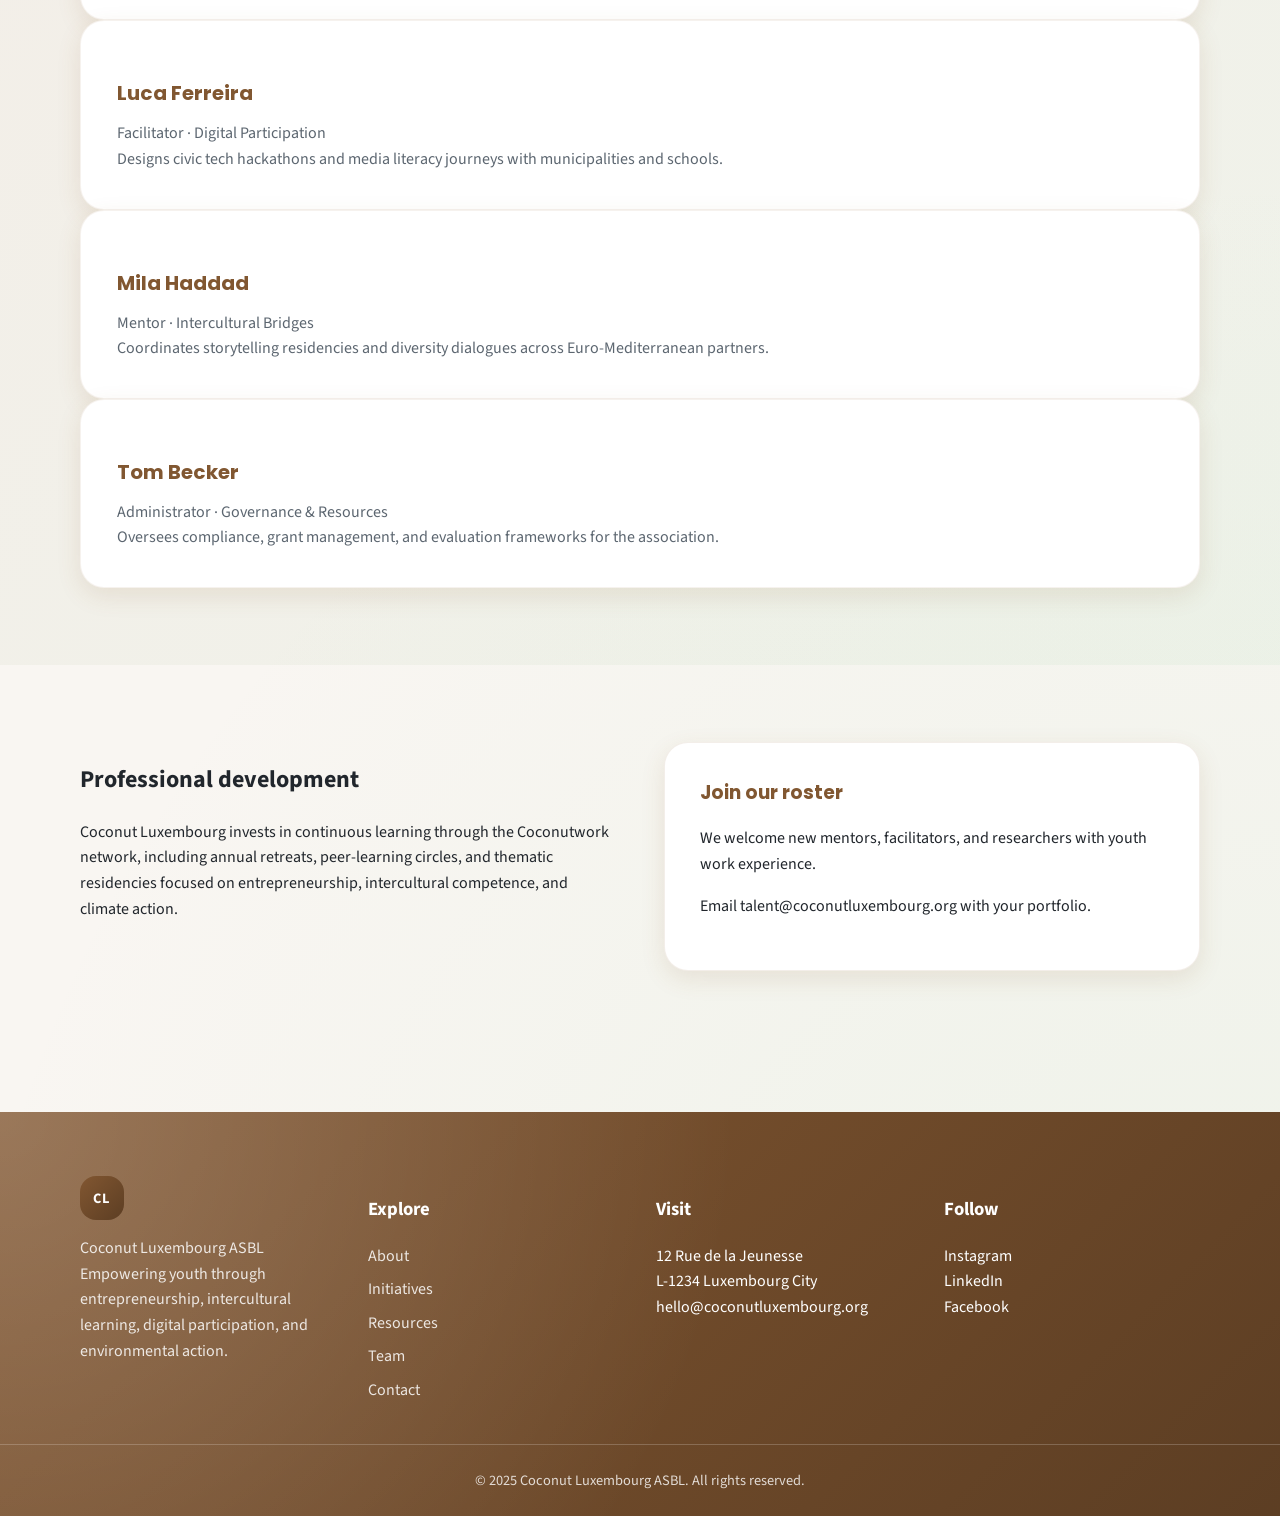
<file: team.html>
<!DOCTYPE html>
<html lang="en">
  <head>
    <meta charset="UTF-8" />
    <meta name="viewport" content="width=device-width, initial-scale=1.0" />
    <title>Team | Coconut Luxembourg</title>
    <link rel="preconnect" href="https://fonts.googleapis.com" />
    <link rel="preconnect" href="https://fonts.gstatic.com" crossorigin />
    <link
      href="https://fonts.googleapis.com/css2?family=Poppins:wght@400;500;600;700&family=Source+Sans+3:wght@300;400;500;600&display=swap"
      rel="stylesheet"
    />
    <link rel="stylesheet" href="styles.css" />
  </head>
  <body>
    <header class="site-header">
      <div class="container header-bar">
        <a class="brand" href="index.html">
          <span class="brand-mark">CL</span>
          <span class="brand-text">
            <span class="brand-name">Coconut Luxembourg</span>
            <span class="brand-tagline">Euro-Mediterranean Youth Innovation</span>
          </span>
        </a>
        <nav class="site-nav" aria-label="Primary navigation">
          <button class="nav-toggle" type="button" aria-expanded="false" aria-controls="primary-nav">
            <span class="nav-toggle-line"></span>
            <span class="nav-toggle-line"></span>
            <span class="nav-toggle-line"></span>
            <span class="sr-only">Toggle menu</span>
          </button>
          <ul class="nav-links" id="primary-nav">
            <li><a href="index.html">Home</a></li>
            <li><a href="about.html">About</a></li>
            <li><a href="initiatives.html">Initiatives</a></li>
            <li><a href="resources.html">Resources</a></li>
            <li><a href="team.html" aria-current="page">Team</a></li>
            <li><a href="contact.html">Contact</a></li>
          </ul>
        </nav>
      </div>
    </header>

    <main>
      <section class="page-hero">
        <div class="container">
          <h1>Meet the Coconut Luxembourg team</h1>
          <p>Experienced youth work professionals connecting Luxembourg with European innovation networks.</p>
        </div>
      </section>

      <section class="page-section">
        <div class="container">
          <div class="section-header">
            <h2>Leadership &amp; programme management</h2>
            <p>Our core team combines academic expertise with hands-on facilitation skills.</p>
          </div>
          <div class="team-grid">
            <article class="team-card">
              <div class="team-initials">GE</div>
              <h3>Dr. Gilles Evrard Essuman</h3>
              <p><strong>President</strong></p>
              <p>
                Expert in youth participation and international cooperation. Holds a PhD in European Studies from the University
                of Luxembourg and has over 15 years of experience leading Erasmus+ and Horizon Europe consortia.
              </p>
            </article>
            <article class="team-card">
              <div class="team-initials">FM</div>
              <h3>Fahd Mohammadi</h3>
              <p><strong>Coordinator &amp; Project Manager</strong></p>
              <p>
                Leads digital participation programmes and innovation methodologies. Delivered youth projects in more than 20
                countries and is a certified design thinking facilitator.
              </p>
            </article>
            <article class="team-card">
              <div class="team-initials">DV</div>
              <h3>Derrick S. Vormawor</h3>
              <p><strong>Project Manager</strong></p>
              <p>
                Focuses on entrepreneurship and social innovation. Supports microfinance structures in Ghana and Luxembourg while
                co-creating sustainable business models with partners.
              </p>
            </article>
            <article class="team-card">
              <div class="team-initials">RL</div>
              <h3>Rasa Liepina</h3>
              <p><strong>Social Media Coordinator</strong></p>
              <p>
                Leads communications across 16 projects and co-designs storytelling formats with youth reporters. Specialist in
                platform analytics and engagement strategies.
              </p>
            </article>
          </div>
        </div>
      </section>

      <section class="page-section section-muted">
        <div class="container">
          <div class="section-header">
            <h2>Extended community</h2>
            <p>Mentors and facilitators who collaborate with Coconut Luxembourg projects.</p>
          </div>
          <div class="cards-grid">
            <article class="card">
              <h3>Amina Traoré</h3>
              <p>Mentor · Entrepreneurship Lab</p>
              <p>Supports circular economy ventures and investment readiness coaching for young founders.</p>
            </article>
            <article class="card">
              <h3>Luca Ferreira</h3>
              <p>Facilitator · Digital Participation</p>
              <p>Designs civic tech hackathons and media literacy journeys with municipalities and schools.</p>
            </article>
            <article class="card">
              <h3>Mila Haddad</h3>
              <p>Mentor · Intercultural Bridges</p>
              <p>Coordinates storytelling residencies and diversity dialogues across Euro-Mediterranean partners.</p>
            </article>
            <article class="card">
              <h3>Tom Becker</h3>
              <p>Administrator · Governance &amp; Resources</p>
              <p>Oversees compliance, grant management, and evaluation frameworks for the association.</p>
            </article>
          </div>
        </div>
      </section>

      <section class="page-section">
        <div class="container two-column">
          <div>
            <h2>Professional development</h2>
            <p>
              Coconut Luxembourg invests in continuous learning through the Coconutwork network, including annual retreats,
              peer-learning circles, and thematic residencies focused on entrepreneurship, intercultural competence, and climate
              action.
            </p>
          </div>
          <aside class="highlight-card">
            <h3>Join our roster</h3>
            <p>We welcome new mentors, facilitators, and researchers with youth work experience.</p>
            <p>Email <a href="mailto:talent@coconutluxembourg.org">talent@coconutluxembourg.org</a> with your portfolio.</p>
          </aside>
        </div>
      </section>
    </main>

    <footer class="site-footer">
      <div class="container footer-grid">
        <div>
          <span class="brand-mark brand-mark-sm">CL</span>
          <p class="footer-description">
            Coconut Luxembourg ASBL<br />
            Empowering youth through entrepreneurship, intercultural learning, digital participation, and environmental action.
          </p>
        </div>
        <div>
          <h3>Explore</h3>
          <ul class="footer-links">
            <li><a href="about.html">About</a></li>
            <li><a href="initiatives.html">Initiatives</a></li>
            <li><a href="resources.html">Resources</a></li>
            <li><a href="team.html" aria-current="page">Team</a></li>
            <li><a href="contact.html">Contact</a></li>
          </ul>
        </div>
        <div>
          <h3>Visit</h3>
          <p>
            12 Rue de la Jeunesse<br />
            L-1234 Luxembourg City<br />
            hello@coconutluxembourg.org
          </p>
        </div>
        <div>
          <h3>Follow</h3>
          <p>
            <a href="#">Instagram</a><br />
            <a href="#">LinkedIn</a><br />
            <a href="#">Facebook</a>
          </p>
        </div>
      </div>
      <div class="footer-note">© 2025 Coconut Luxembourg ASBL. All rights reserved.</div>
    </footer>

    <script>
      const navToggle = document.querySelector('.nav-toggle');
      const navLinks = document.getElementById('primary-nav');
      navToggle.addEventListener('click', () => {
        const expanded = navToggle.getAttribute('aria-expanded') === 'true';
        navToggle.setAttribute('aria-expanded', String(!expanded));
        navLinks.classList.toggle('nav-open');
      });
    </script>
  </body>
</html>
</file>
<file: styles.css>
:root {
  --primary: hsl(28, 45%, 35%);
  --primary-dark: hsl(28, 45%, 25%);
  --primary-light: hsl(28, 45%, 90%);
  --secondary: hsl(127, 50%, 40%);
  --secondary-light: hsl(127, 50%, 88%);
  --neutral-900: hsl(210, 15%, 15%);
  --neutral-600: hsl(210, 10%, 40%);
  --neutral-400: hsl(210, 12%, 65%);
  --neutral-200: hsl(40, 40%, 94%);
  --surface: #ffffff;
  --radius-lg: 24px;
  --radius-md: 16px;
  --radius-sm: 12px;
  --shadow-lg: 0 25px 60px rgba(140, 90, 43, 0.18);
  --shadow-sm: 0 8px 24px rgba(140, 90, 43, 0.12);
}

* {
  box-sizing: border-box;
}

body {
  margin: 0;
  font-family: "Source Sans 3", "Segoe UI", sans-serif;
  color: var(--neutral-900);
  background: radial-gradient(circle at top left, rgba(140, 90, 43, 0.08), transparent 45%),
    radial-gradient(circle at bottom right, rgba(127, 202, 142, 0.1), transparent 40%), #f9f6f2;
  line-height: 1.6;
}

a {
  color: inherit;
  text-decoration: none;
}

a:hover,
a:focus {
  color: var(--secondary);
}

img {
  display: block;
  max-width: 100%;
  height: auto;
  border-radius: var(--radius-md);
}

.container {
  width: min(1120px, 92%);
  margin: 0 auto;
}

.section {
  padding: clamp(3rem, 6vw, 5rem) 0;
  position: relative;
  isolation: isolate;
}

.section-muted {
  background: linear-gradient(135deg, rgba(140, 90, 43, 0.05), rgba(127, 202, 142, 0.08));
}

.section-header {
  max-width: 720px;
  margin-bottom: clamp(2rem, 4vw, 3rem);
}

.section-header h2 {
  font-family: "Poppins", sans-serif;
  font-weight: 600;
  margin-bottom: 1rem;
  color: var(--primary);
}

.section-header p {
  margin: 0;
  color: var(--neutral-600);
}

.section-actions {
  display: flex;
  justify-content: flex-start;
}

.link-arrow {
  font-weight: 600;
  display: inline-flex;
  align-items: center;
  gap: 0.4rem;
  color: var(--primary);
  position: relative;
}

.link-arrow::after {
  content: "→";
  transition: transform 0.2s ease;
}

.link-arrow:hover::after,
.link-arrow:focus::after {
  transform: translateX(4px);
}

.site-header {
  background-color: rgba(255, 255, 255, 0.96);
  backdrop-filter: blur(18px);
  position: sticky;
  top: 0;
  z-index: 10;
  box-shadow: 0 12px 28px rgba(140, 90, 43, 0.12);
}

.header-bar {
  display: flex;
  align-items: center;
  justify-content: space-between;
  padding: 1rem 0;
}

.brand {
  display: inline-flex;
  align-items: center;
  gap: 1rem;
  font-family: "Poppins", sans-serif;
}

.brand-mark {
  display: inline-grid;
  place-items: center;
  width: 56px;
  height: 56px;
  border-radius: var(--radius-md);
  background: linear-gradient(135deg, var(--primary), var(--primary-dark));
  color: #fff;
  font-weight: 700;
  letter-spacing: 0.08em;
}

.brand-mark-sm {
  width: 44px;
  height: 44px;
  font-size: 0.9rem;
}

.brand-text {
  display: flex;
  flex-direction: column;
  gap: 0.2rem;
}

.brand-name {
  font-weight: 600;
  font-size: 1.2rem;
  color: var(--primary);
}

.brand-tagline {
  font-size: 0.9rem;
  color: var(--neutral-600);
  letter-spacing: 0.05em;
  text-transform: uppercase;
}

.site-nav {
  position: relative;
}

.nav-toggle {
  display: none;
  flex-direction: column;
  justify-content: center;
  gap: 0.35rem;
  width: 48px;
  height: 48px;
  border: 1px solid rgba(140, 90, 43, 0.3);
  border-radius: var(--radius-sm);
  background-color: transparent;
  cursor: pointer;
}

.nav-toggle-line {
  display: block;
  width: 20px;
  height: 2px;
  background-color: var(--neutral-900);
  margin: 0 auto;
}

.nav-links {
  list-style: none;
  display: flex;
  gap: 1.5rem;
  margin: 0;
  padding: 0;
  font-weight: 600;
}

.nav-links a {
  position: relative;
  padding-bottom: 0.3rem;
}

.nav-links a::after {
  content: "";
  position: absolute;
  left: 0;
  bottom: 0;
  width: 100%;
  height: 2px;
  background-color: var(--secondary);
  transform: scaleX(0);
  transform-origin: center;
  transition: transform 0.2s ease;
}

.nav-links a:hover::after,
.nav-links a:focus::after,
.nav-links a[aria-current="page"]::after {
  transform: scaleX(1);
}

.hero {
  background: linear-gradient(135deg, rgba(140, 90, 43, 0.12), rgba(127, 202, 142, 0.18));
  padding: clamp(3.5rem, 8vw, 6.5rem) 0;
  position: relative;
  border-radius: 0 0 48px 48px;
  overflow: hidden;
}

.hero::before,
.hero::after {
  content: "";
  position: absolute;
  border-radius: 999px;
  z-index: -1;
  opacity: 0.6;
}

.hero::before {
  width: 520px;
  height: 520px;
  background: radial-gradient(circle, rgba(255, 255, 255, 0.6), rgba(140, 90, 43, 0));
  top: -260px;
  right: -160px;
}

.hero::after {
  width: 320px;
  height: 320px;
  background: radial-gradient(circle, rgba(255, 255, 255, 0.35), rgba(127, 202, 142, 0));
  bottom: -160px;
  left: -80px;
}

.hero-content {
  display: grid;
  grid-template-columns: repeat(2, minmax(0, 1fr));
  gap: clamp(2rem, 6vw, 4.5rem);
  align-items: center;
}

.hero-visual {
  position: relative;
}

.hero-visual::before {
  content: "";
  position: absolute;
  inset: -10% -8% -18% -12%;
  background: radial-gradient(circle, rgba(255, 255, 255, 0.28), rgba(140, 90, 43, 0));
  z-index: -1;
}

.hero-visual img {
  border-radius: 32px;
  box-shadow: 0 35px 70px rgba(140, 90, 43, 0.25);
}

.hero-copy h1 {
  font-family: "Poppins", sans-serif;
  font-size: clamp(2.4rem, 4vw, 3.4rem);
  line-height: 1.15;
  color: var(--primary);
  margin-bottom: 1.2rem;
}

.hero-copy p {
  color: var(--neutral-600);
  font-size: 1.05rem;
}

.eyebrow {
  font-family: "Poppins", sans-serif;
  text-transform: uppercase;
  letter-spacing: 0.16em;
  font-size: 0.85rem;
  color: var(--secondary);
  margin-bottom: 1rem;
}

.hero-actions {
  display: flex;
  flex-wrap: wrap;
  gap: 1rem;
  margin-top: 2rem;
}

.hero-meta {
  display: flex;
  flex-wrap: wrap;
  gap: 0.75rem;
  margin-top: 2rem;
  justify-content: flex-start;
}

.hero-chip {
  display: inline-flex;
  align-items: center;
  gap: 0.4rem;
  padding: 0.55rem 1.1rem;
  border-radius: 999px;
  background-color: rgba(255, 255, 255, 0.75);
  color: var(--primary);
  font-weight: 600;
  box-shadow: 0 10px 30px rgba(140, 90, 43, 0.15);
}

.btn {
  display: inline-flex;
  align-items: center;
  justify-content: center;
  gap: 0.5rem;
  padding: 0.85rem 1.8rem;
  border-radius: 999px;
  font-weight: 600;
  text-decoration: none;
  transition: transform 0.2s ease, box-shadow 0.2s ease;
}

.btn-primary {
  background: linear-gradient(135deg, var(--primary), var(--primary-dark));
  color: #fff;
  box-shadow: var(--shadow-sm);
}

.btn-secondary {
  background-color: var(--secondary);
  color: #fff;
  box-shadow: var(--shadow-sm);
}

.btn:hover,
.btn:focus {
  transform: translateY(-2px);
  box-shadow: var(--shadow-lg);
}

.grid {
  display: grid;
  gap: clamp(1.5rem, 4vw, 2.5rem);
}

.cards-grid {
  grid-template-columns: repeat(auto-fit, minmax(240px, 1fr));
}

.card {
  background-color: #fff;
  padding: 2.25rem;
  border-radius: var(--radius-lg);
  box-shadow: var(--shadow-sm);
  border: 1px solid rgba(140, 90, 43, 0.08);
  position: relative;
  overflow: hidden;
}

.card::before {
  content: "";
  position: absolute;
  inset: 0;
  background: radial-gradient(circle at top right, rgba(127, 202, 142, 0.14), transparent 60%);
  opacity: 0;
  transition: opacity 0.3s ease;
  z-index: 0;
}

.card:hover::before,
.card:focus-within::before {
  opacity: 1;
}

.card-area {
  display: grid;
  gap: 1.25rem;
}

.card-area h3,
.card-area p,
.card-icon {
  position: relative;
  z-index: 1;
}

.card-icon {
  width: 64px;
  height: 64px;
  border-radius: var(--radius-md);
  display: inline-grid;
  place-items: center;
  background: linear-gradient(135deg, rgba(140, 90, 43, 0.18), rgba(127, 202, 142, 0.18));
  color: var(--primary);
  box-shadow: inset 0 0 0 1px rgba(140, 90, 43, 0.16);
}

.card-icon svg {
  width: 36px;
  height: 36px;
}

.card h3 {
  font-family: "Poppins", sans-serif;
  font-size: 1.25rem;
  margin-bottom: 0.75rem;
  color: var(--primary);
}

.card p {
  margin: 0;
  color: var(--neutral-600);
}

.impact-grid {
  display: grid;
  grid-template-columns: repeat(auto-fit, minmax(200px, 1fr));
  gap: 1.5rem;
  margin: 0;
}

.impact-card {
  background-color: #fff;
  border-radius: var(--radius-lg);
  padding: 2.6rem 2rem;
  text-align: center;
  box-shadow: var(--shadow-sm);
  position: relative;
  overflow: hidden;
}

.impact-card::after {
  content: "";
  position: absolute;
  inset: 0;
  background: radial-gradient(circle at top, rgba(127, 202, 142, 0.18), transparent 65%);
  opacity: 0;
  transition: opacity 0.3s ease;
  z-index: 0;
}

.impact-card:hover::after,
.impact-card:focus-within::after {
  opacity: 1;
}

.impact-icon {
  font-size: 1.75rem;
  display: inline-flex;
  align-items: center;
  justify-content: center;
  margin-bottom: 0.75rem;
  color: var(--secondary);
  position: relative;
  z-index: 1;
}

.impact-card dt {
  font-family: "Poppins", sans-serif;
  font-size: 2.4rem;
  color: var(--primary);
  margin-bottom: 0.5rem;
  position: relative;
  z-index: 1;
}

.impact-card dd {
  margin: 0;
  color: var(--neutral-600);
  position: relative;
  z-index: 1;
}

.testimonials-grid {
  grid-template-columns: repeat(auto-fit, minmax(260px, 1fr));
}

.testimonial-card {
  background-color: #fff;
  padding: 2rem;
  border-radius: var(--radius-lg);
  box-shadow: var(--shadow-sm);
  border: 1px solid rgba(140, 90, 43, 0.08);
  position: relative;
  overflow: hidden;
}

.testimonial-card::before {
  content: "“";
  position: absolute;
  top: -30px;
  right: 20px;
  font-family: "Poppins", sans-serif;
  font-size: 8rem;
  color: rgba(140, 90, 43, 0.08);
  z-index: 0;
}

.testimonial-card blockquote,
.testimonial-card figcaption {
  position: relative;
  z-index: 1;
}

.testimonial-card blockquote {
  margin: 0 0 1.5rem;
  font-size: 1.05rem;
  color: var(--neutral-900);
  font-style: italic;
}

.testimonial-name {
  font-weight: 600;
  color: var(--primary);
}

.testimonial-role {
  display: block;
  color: var(--neutral-600);
}

.site-footer {
  background: radial-gradient(circle at top left, rgba(255, 255, 255, 0.2), rgba(255, 255, 255, 0) 55%),
    linear-gradient(135deg, var(--primary), var(--primary-dark));
  color: #fff;
  padding-top: clamp(3rem, 5vw, 4rem);
  margin-top: 4rem;
}

.footer-grid {
  display: grid;
  gap: 2rem;
  grid-template-columns: repeat(auto-fit, minmax(220px, 1fr));
}

.footer-description {
  margin-top: 1rem;
  color: rgba(255, 255, 255, 0.85);
}

.footer-links {
  list-style: none;
  margin: 0;
  padding: 0;
  display: grid;
  gap: 0.5rem;
}

.footer-links a {
  color: rgba(255, 255, 255, 0.85);
}

.footer-links a:hover,
.footer-links a:focus {
  color: #fff;
}

.footer-note {
  margin-top: 2.5rem;
  padding: 1.5rem 0;
  border-top: 1px solid rgba(255, 255, 255, 0.2);
  text-align: center;
  font-size: 0.9rem;
  color: rgba(255, 255, 255, 0.8);
}

.page-hero {
  background: linear-gradient(135deg, rgba(140, 90, 43, 0.1), rgba(127, 202, 142, 0.14));
  padding: clamp(3.2rem, 7vw, 5rem) 0;
  text-align: center;
  position: relative;
  overflow: hidden;
  border-radius: 0 0 36px 36px;
}

.page-hero::before,
.page-hero::after {
  content: "";
  position: absolute;
  border-radius: 999px;
  opacity: 0.45;
  z-index: 0;
}

.page-hero::before {
  width: 360px;
  height: 360px;
  background: radial-gradient(circle, rgba(255, 255, 255, 0.5), rgba(140, 90, 43, 0));
  top: -180px;
  right: -80px;
}

.page-hero::after {
  width: 260px;
  height: 260px;
  background: radial-gradient(circle, rgba(255, 255, 255, 0.35), rgba(127, 202, 142, 0));
  bottom: -130px;
  left: -60px;
}

.page-hero > .container {
  position: relative;
  z-index: 1;
}

.page-hero h1 {
  font-family: "Poppins", sans-serif;
  color: var(--primary);
  font-size: clamp(2.2rem, 4vw, 3.2rem);
  margin-bottom: 1rem;
}

.page-hero p {
  margin: 0 auto;
  max-width: 720px;
  color: var(--neutral-600);
}

.page-section {
  padding: clamp(3rem, 6vw, 5rem) 0;
}

.two-column {
  display: grid;
  grid-template-columns: repeat(auto-fit, minmax(280px, 1fr));
  gap: clamp(1.5rem, 4vw, 3rem);
  align-items: start;
}

.highlight-card {
  background-color: #fff;
  border-radius: var(--radius-lg);
  padding: 2.2rem;
  box-shadow: var(--shadow-sm);
  border: 1px solid rgba(140, 90, 43, 0.1);
}

.highlight-card h3 {
  font-family: "Poppins", sans-serif;
  margin-top: 0;
  color: var(--primary);
}

.highlight-card ul {
  margin: 0;
  padding-left: 1.2rem;
  display: grid;
  gap: 0.5rem;
  color: var(--neutral-600);
}

.highlight-card li::marker {
  color: var(--secondary);
}

.timeline {
  display: grid;
  gap: 1.5rem;
  border-left: 3px solid rgba(140, 90, 43, 0.25);
  padding-left: 1.5rem;
  margin-left: 0.5rem;
}

.timeline-item {
  position: relative;
  padding-left: 0.5rem;
}

.timeline-item::before {
  content: "";
  position: absolute;
  left: -1.9rem;
  top: 0.4rem;
  width: 12px;
  height: 12px;
  background-color: var(--secondary);
  border-radius: 50%;
}

.timeline-item h3 {
  font-family: "Poppins", sans-serif;
  color: var(--primary);
  margin-bottom: 0.35rem;
}

.values-grid {
  display: grid;
  grid-template-columns: repeat(auto-fit, minmax(220px, 1fr));
  gap: 1.75rem;
}

.value-card {
  background-color: var(--secondary-light);
  padding: 1.8rem;
  border-radius: var(--radius-lg);
  border: 1px solid rgba(140, 90, 43, 0.12);
}

.value-card h3 {
  margin-top: 0;
  font-family: "Poppins", sans-serif;
  color: var(--primary);
}

.projects-grid {
  display: grid;
  grid-template-columns: repeat(auto-fit, minmax(260px, 1fr));
  gap: clamp(1.5rem, 4vw, 2.5rem);
}

.project-card {
  background-color: #fff;
  border-radius: var(--radius-lg);
  padding: 2rem;
  box-shadow: var(--shadow-sm);
  border: 1px solid rgba(140, 90, 43, 0.1);
}

.project-card h3 {
  margin-top: 0;
  font-family: "Poppins", sans-serif;
  color: var(--primary);
}

.project-card .project-meta {
  font-size: 0.95rem;
  color: var(--neutral-400);
  margin-bottom: 1rem;
}

.local-initiatives {
  background-color: var(--primary-light);
  border-radius: var(--radius-lg);
  padding: clamp(2rem, 4vw, 3rem);
  box-shadow: var(--shadow-sm);
  border: 1px solid rgba(140, 90, 43, 0.1);
}

.local-initiatives article {
  background-color: #fff;
  border-radius: var(--radius-md);
  padding: 1.5rem 1.75rem;
  box-shadow: var(--shadow-sm);
  border: 1px solid rgba(140, 90, 43, 0.1);
}

.local-initiatives h3 {
  margin-top: 0;
  font-family: "Poppins", sans-serif;
  color: var(--primary);
  font-size: 1.15rem;
}

.local-initiatives p {
  margin: 0;
  color: var(--neutral-600);
}

.team-grid {
  display: grid;
  grid-template-columns: repeat(auto-fit, minmax(240px, 1fr));
  gap: clamp(1.75rem, 4vw, 2.5rem);
}

.team-card {
  background-color: #fff;
  border-radius: var(--radius-lg);
  padding: 2.2rem 2rem;
  text-align: center;
  box-shadow: var(--shadow-sm);
  border: 1px solid rgba(140, 90, 43, 0.1);
}

.team-initials {
  width: 72px;
  height: 72px;
  margin: 0 auto 1rem;
  border-radius: 20px;
  background: linear-gradient(135deg, var(--secondary), var(--primary));
  color: #fff;
  display: grid;
  place-items: center;
  font-size: 1.4rem;
  font-weight: 600;
  letter-spacing: 0.05em;
}

.team-card h3 {
  margin-bottom: 0.25rem;
  font-family: "Poppins", sans-serif;
  color: var(--primary);
}

.team-card p {
  margin: 0.35rem 0 0;
  color: var(--neutral-600);
}

.contact-wrapper {
  display: grid;
  grid-template-columns: repeat(auto-fit, minmax(280px, 1fr));
  gap: clamp(1.5rem, 4vw, 2.5rem);
}

.contact-card {
  background-color: #fff;
  border-radius: var(--radius-lg);
  padding: clamp(2rem, 4vw, 3rem);
  box-shadow: var(--shadow-sm);
  border: 1px solid rgba(140, 90, 43, 0.1);
}

.contact-details h3 {
  margin-top: 0;
  font-family: "Poppins", sans-serif;
  color: var(--primary);
}

.contact-details p {
  margin: 0 0 1rem;
  color: var(--neutral-600);
}

.contact-form {
  display: grid;
  gap: 1rem;
}

.contact-form label {
  font-weight: 600;
  color: var(--neutral-900);
}

.contact-form input,
.contact-form select,
.contact-form textarea {
  width: 100%;
  padding: 0.85rem 1rem;
  border-radius: var(--radius-sm);
  border: 1px solid rgba(140, 90, 43, 0.25);
  font: inherit;
  color: var(--neutral-900);
  background-color: #fff;
}

.contact-form textarea {
  min-height: 160px;
  resize: vertical;
}

.form-actions {
  margin-top: 0.5rem;
}

.alert {
  padding: 1rem 1.25rem;
  border-radius: var(--radius-sm);
  font-weight: 600;
  margin-top: 1.5rem;
}

.alert-success {
  background-color: rgba(127, 202, 142, 0.18);
  color: var(--secondary);
  border: 1px solid rgba(127, 202, 142, 0.6);
}

.alert-error {
  background-color: rgba(255, 196, 173, 0.25);
  color: hsl(8, 65%, 40%);
  border: 1px solid rgba(200, 80, 40, 0.4);
}

.sr-only {
  position: absolute;
  width: 1px;
  height: 1px;
  padding: 0;
  margin: -1px;
  overflow: hidden;
  clip: rect(0, 0, 0, 0);
  border: 0;
}

@media (max-width: 960px) {
  .hero-content {
    grid-template-columns: 1fr;
    text-align: center;
  }

  .hero-actions {
    justify-content: center;
  }

  .hero-visual img {
    margin: 0 auto;
  }

  .hero-meta {
    justify-content: center;
  }
}

@media (max-width: 780px) {
  .nav-toggle {
    display: flex;
  }

  .nav-links {
    position: absolute;
    right: 0;
    top: 4.5rem;
    flex-direction: column;
    background-color: #fff;
    padding: 1.5rem;
    border-radius: var(--radius-md);
    box-shadow: var(--shadow-sm);
    width: min(260px, 80vw);
    visibility: hidden;
    opacity: 0;
    transform: translateY(-10px);
    transition: opacity 0.2s ease, transform 0.2s ease;
  }

  .nav-links.nav-open {
    visibility: visible;
    opacity: 1;
    transform: translateY(0);
  }
}

@media (max-width: 600px) {
  .impact-card {
    padding: 2rem 1.5rem;
  }

  .footer-grid {
    grid-template-columns: 1fr;
  }
}
</file>
